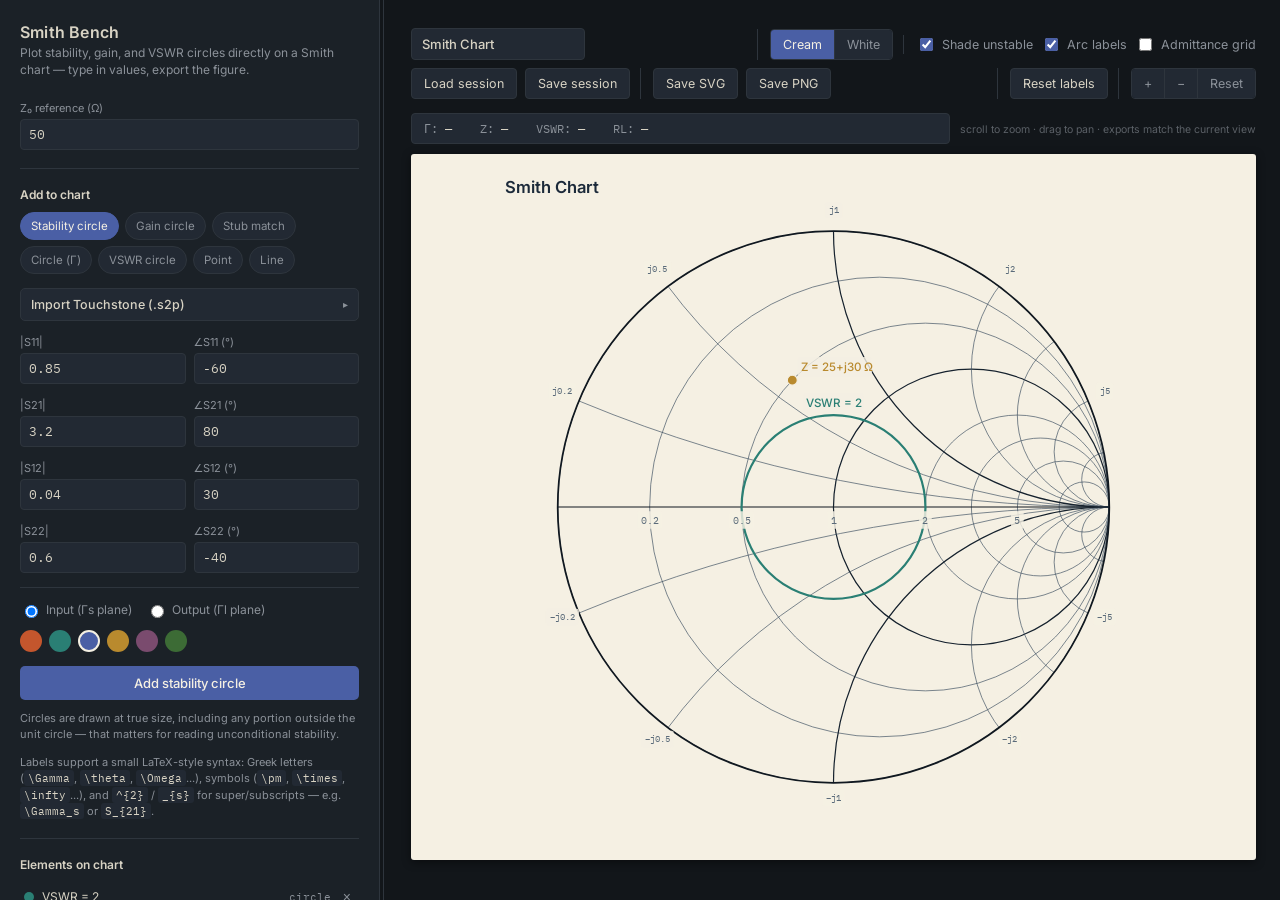
<file: tools/smith-bench.html>
<!DOCTYPE html>
<html lang="en">
<head>
<meta charset="UTF-8">
<title>Smith Bench</title>
<style>
@import url('https://fonts.googleapis.com/css2?family=Inter:wght@400;500;600&family=IBM+Plex+Mono:wght@400;500&display=swap');

:root{
  --app-bg:#12161A;
  --panel:#1B2127;
  --panel-raised:#222933;
  --divider:#2E353D;
  --text:#D8D3C4;
  --text-dim:#8B9199;
  --paper:#F5F0E3;
  --ink:#1C2A3A;
  --ink-strong:#101820;
  --label-ink:#5B6B7A;
  --focus:#4A5FA5;
}

*{box-sizing:border-box;}
html,body{margin:0;height:100%;overflow:hidden;background:var(--app-bg);font-family:'Inter',system-ui,sans-serif;color:var(--text);}

.app{display:flex;height:100vh;}

.sidebar{
  width:380px;min-width:280px;max-width:640px;flex-shrink:0;background:var(--panel);
  border-right:1px solid var(--divider);
  padding:22px 20px 40px;overflow-y:auto;
}

.resize-handle{
  width:7px;flex-shrink:0;cursor:col-resize;position:relative;background:transparent;
}
.resize-handle::before{
  content:'';position:absolute;left:3px;top:0;bottom:0;width:1px;background:var(--divider);
}
.resize-handle:hover::before, .resize-handle.dragging::before{background:var(--focus);width:2px;left:2.5px;}

.brand{margin-bottom:22px;}
.brand h1{font-size:16px;font-weight:600;margin:0 0 3px;letter-spacing:0.2px;}
.brand p{font-size:12px;color:var(--text-dim);margin:0;line-height:1.4;}

.edit-banner{
  display:flex;align-items:center;justify-content:space-between;gap:10px;
  background:#3A2F1C;border:1px solid #6B5323;border-radius:5px;
  padding:8px 10px;margin-bottom:18px;font-size:12px;color:#E8C878;
}
.edit-cancel{
  background:none;border:1px solid #6B5323;color:#E8C878;border-radius:4px;
  padding:3px 8px;font-size:11px;cursor:pointer;font-family:'Inter',sans-serif;flex-shrink:0;
}
.edit-cancel:hover{background:#4A3B22;}

.cursor-readout{
  width:100%;max-width:960px;font-family:'IBM Plex Mono',monospace;font-size:11.5px;
  color:var(--text-dim);background:var(--panel-raised);border:1px solid var(--divider);
  border-radius:4px;padding:7px 12px;margin-bottom:10px;
}
.cursor-readout b{color:var(--text);font-weight:500;}

.field-row{display:flex;gap:8px;margin-bottom:14px;}
.field{flex:1;}
.field label{display:block;font-size:11px;color:var(--text-dim);margin-bottom:4px;}
.field input, .field select{
  width:100%;background:var(--panel-raised);border:1px solid var(--divider);
  color:var(--text);border-radius:4px;padding:6px 8px;font-size:13px;
  font-family:'IBM Plex Mono',monospace;
}
.field input:focus, .field select:focus{outline:none;border-color:var(--focus);}

hr.div{border:none;border-top:1px solid var(--divider);margin:18px 0;}

.section-title{font-size:12px;font-weight:600;color:var(--text);margin:0 0 10px;}

.tabs{display:flex;flex-wrap:wrap;gap:6px;margin-bottom:14px;}
.tab{
  background:var(--panel-raised);border:1px solid var(--divider);color:var(--text-dim);
  font-size:11.5px;padding:6px 10px;border-radius:20px;cursor:pointer;font-family:'Inter',sans-serif;
}
.tab.active{background:var(--focus);border-color:var(--focus);color:#F5F0E3;}

.form-panel{display:none;}
.form-panel.active{display:block;}

.radio-row{display:flex;gap:14px;margin-bottom:12px;font-size:12px;}
.radio-row label{display:flex;align-items:center;gap:5px;color:var(--text-dim);cursor:pointer;}

.swatches{display:flex;gap:7px;margin-bottom:14px;}
.swatch{width:22px;height:22px;border-radius:50%;cursor:pointer;border:2px solid transparent;}
.swatch.selected{border-color:#F5F0E3;}

.btn{
  width:100%;background:var(--focus);color:#F5F0E3;border:none;border-radius:5px;
  padding:9px 10px;font-size:13px;font-weight:500;cursor:pointer;font-family:'Inter',sans-serif;
}
.btn:hover{filter:brightness(1.08);}
.btn.secondary{background:var(--panel-raised);border:1px solid var(--divider);color:var(--text);}

.readout{
  margin-top:10px;font-size:11.5px;color:var(--text-dim);font-family:'IBM Plex Mono',monospace;
  background:var(--panel-raised);border:1px solid var(--divider);border-radius:4px;padding:8px 10px;line-height:1.6;
  display:none;
}
.readout.show{display:block;}
.readout.warn{background:#3A2320;border-color:#7A3B32;color:#E8A898;}

.note{font-size:11px;color:var(--text-dim);line-height:1.5;margin-top:10px;}
.note code{font-family:'IBM Plex Mono',monospace;background:var(--panel-raised);border-radius:3px;padding:1px 4px;color:var(--text);}

.item-list{margin-top:6px;}
.item-row{
  display:flex;align-items:center;gap:8px;padding:6px 4px;border-bottom:1px solid var(--divider);font-size:12px;
  cursor:pointer;border-radius:4px;
}
.item-row:hover{background:var(--panel-raised);}
.item-row.editing{background:#3A2F1C;}
.item-dot{width:10px;height:10px;border-radius:50%;flex-shrink:0;}
.item-label{flex:1;color:var(--text);overflow:hidden;text-overflow:ellipsis;white-space:nowrap;}
.item-meta{color:var(--text-dim);font-size:10.5px;font-family:'IBM Plex Mono',monospace;}
.item-del{background:none;border:none;color:var(--text-dim);cursor:pointer;font-size:14px;line-height:1;padding:2px 4px;}
.item-del:hover{color:#C4562D;}

.canvas-wrap{flex:1;display:flex;flex-direction:column;align-items:center;padding:28px 24px 40px;overflow:auto;}
.toolbar{width:100%;max-width:960px;display:flex;gap:10px;align-items:center;margin-bottom:8px;flex-wrap:wrap;}
.toolbar-group{display:flex;align-items:center;gap:8px;padding-left:12px;border-left:1px solid var(--divider);}
.toolbar-group:first-child{padding-left:0;border-left:none;}
.toolbar input{
  background:var(--panel-raised);border:1px solid var(--divider);color:var(--text);
  border-radius:4px;padding:7px 10px;font-size:13px;font-family:'Inter',sans-serif;
}
.toolbar input#chartTitle{flex:1;min-width:160px;font-weight:500;}
.toolbar .spacer{flex:1;}
.toolbar-btn{
  background:var(--panel-raised);border:1px solid var(--divider);color:var(--text);
  border-radius:4px;padding:7px 12px;font-size:12.5px;cursor:pointer;font-family:'Inter',sans-serif;
}
.toolbar-btn:hover{border-color:var(--focus);}

.paper-toggle{display:flex;border:1px solid var(--divider);border-radius:4px;overflow:hidden;}
.paper-btn{
  background:var(--panel-raised);border:none;color:var(--text-dim);
  padding:7px 12px;font-size:12.5px;cursor:pointer;font-family:'Inter',sans-serif;
}
.paper-btn + .paper-btn{border-left:1px solid var(--divider);}
.paper-btn.active{background:var(--focus);color:#F5F0E3;}

.shade-toggle{
  display:flex;align-items:center;gap:6px;font-size:12.5px;color:var(--text-dim);
  font-family:'Inter',sans-serif;cursor:pointer;user-select:none;
}
.shade-toggle input{accent-color:var(--focus);cursor:pointer;}

.collapsible{
  border:1px solid var(--divider);border-radius:5px;margin-bottom:14px;overflow:hidden;background:var(--panel-raised);
}
.collapsible summary{
  padding:8px 10px;font-size:12.5px;font-weight:500;color:var(--text);cursor:pointer;
  list-style:none;display:flex;align-items:center;justify-content:space-between;user-select:none;
}
.collapsible summary::-webkit-details-marker{display:none;}
.collapsible summary::after{content:'▸';color:var(--text-dim);font-size:10px;transition:transform 0.15s;}
.collapsible[open] summary::after{transform:rotate(90deg);}
.collapsible summary:hover{background:rgba(255,255,255,0.03);}
.collapsible-body{padding:2px 10px 10px;border-top:1px solid var(--divider);}
.collapsible-body .field-row:first-child{margin-top:10px;}

svg#chart{width:100%;max-width:960px;max-height:82vh;height:auto;background:var(--paper);border-radius:3px;box-shadow:0 2px 10px rgba(0,0,0,.45);cursor:grab;touch-action:none;}
svg#chart:active{cursor:grabbing;}
.readout-row{width:100%;max-width:960px;display:flex;align-items:baseline;gap:10px;margin-bottom:10px;flex-wrap:wrap;}
.readout-row .cursor-readout{margin-bottom:0;flex:1;min-width:220px;}
.zoom-hint{color:var(--text-dim);opacity:0.6;font-size:10.5px;white-space:nowrap;}

@media (max-width:820px){
  html,body{overflow:auto;height:auto;}
  .app{flex-direction:column;height:auto;}
  .sidebar{width:100% !important;border-right:none;border-bottom:1px solid var(--divider);overflow-y:visible;max-height:none;}
  .resize-handle{display:none;}
}
</style>
</head>
<body>
<div class="app">

  <aside class="sidebar">
    <div class="brand">
      <h1>Smith Bench</h1>
      <p>Plot stability, gain, and VSWR circles directly on a Smith chart — type in values, export the figure.</p>
    </div>

    <div class="edit-banner" id="editBanner" style="display:none;">
      <span id="editBannerText">Editing item</span>
      <button class="edit-cancel" onclick="endEdit(); renderAll();">Cancel</button>
    </div>

    <div class="field-row">
      <div class="field">
        <label>Z₀ reference (Ω)</label>
        <input type="number" id="z0" value="50" step="1">
      </div>
    </div>

    <hr class="div">
    <p class="section-title">Add to chart</p>

    <div class="tabs">
      <div class="tab active" data-mode="stability">Stability circle</div>
      <div class="tab" data-mode="gain">Gain circle</div>
      <div class="tab" data-mode="stub">Stub match</div>
      <div class="tab" data-mode="circle">Circle (Γ)</div>
      <div class="tab" data-mode="vswr">VSWR circle</div>
      <div class="tab" data-mode="point">Point</div>
      <div class="tab" data-mode="line">Line</div>
    </div>

    <!-- SHARED S-PARAMETERS (stability + gain circles both read from these) -->
    <div id="sparamBlock">
      <details class="collapsible">
        <summary>Import Touchstone (.s2p)</summary>
        <div class="collapsible-body">
          <div class="field-row" style="align-items:flex-end;">
            <div class="field">
              <label>Choose file</label>
              <input type="file" id="s2pFile" accept=".s2p,.S2P,.txt">
            </div>
          </div>
          <div class="field-row" id="s2pFreqRow" style="display:none;">
            <div class="field">
              <label>Frequency point</label>
              <select id="s2pFreqSelect"></select>
            </div>
          </div>
          <button class="btn secondary" id="s2pLoadBtn" style="display:none;margin-bottom:6px;" onclick="loadS2pPoint()">Load into fields below</button>
          <p class="note" id="s2pStatus" style="display:none;margin-top:0;"></p>
        </div>
      </details>
      <div class="field-row">
        <div class="field"><label>|S11|</label><input type="number" id="s11m" value="0.85" step="0.01"></div>
        <div class="field"><label>∠S11 (°)</label><input type="number" id="s11a" value="-60" step="1"></div>
      </div>
      <div class="field-row">
        <div class="field"><label>|S21|</label><input type="number" id="s21m" value="3.2" step="0.01"></div>
        <div class="field"><label>∠S21 (°)</label><input type="number" id="s21a" value="80" step="1"></div>
      </div>
      <div class="field-row">
        <div class="field"><label>|S12|</label><input type="number" id="s12m" value="0.04" step="0.01"></div>
        <div class="field"><label>∠S12 (°)</label><input type="number" id="s12a" value="30" step="1"></div>
      </div>
      <div class="field-row">
        <div class="field"><label>|S22|</label><input type="number" id="s22m" value="0.6" step="0.01"></div>
        <div class="field"><label>∠S22 (°)</label><input type="number" id="s22a" value="-40" step="1"></div>
      </div>
      <hr class="div" style="margin:14px 0;">
    </div>

    <!-- STABILITY -->
    <div class="form-panel active" id="panel-stability">
      <div class="radio-row">
        <label><input type="radio" name="scPort" value="input" checked> Input (Γs plane)</label>
        <label><input type="radio" name="scPort" value="output"> Output (Γl plane)</label>
      </div>
      <div class="swatches" id="swatches-stability"></div>
      <button class="btn" id="btn-stability" onclick="addStability()">Add stability circle</button>
      <div class="readout" id="stabilityReadout"></div>
    </div>

    <!-- GAIN -->
    <div class="form-panel" id="panel-gain">
      <div class="radio-row">
        <label><input type="radio" name="gainKind" value="op" checked> Operating (Γl plane)</label>
        <label><input type="radio" name="gainKind" value="avail" disabled title="Coming soon"> Available (Γs plane)</label>
      </div>
      <div class="field-row">
        <div class="field"><label>Target gain (dB)</label><input type="number" id="gainDb" value="12" step="0.5"></div>
        <div class="field"><label>Label</label><input type="text" id="gainLabel" placeholder="defaults to '12 dB'"></div>
      </div>
      <div class="swatches" id="swatches-gain"></div>
      <button class="btn" id="btn-gain" onclick="addGainCircle()">Add gain circle</button>
      <div class="readout" id="gainReadout"></div>
      <hr class="div" style="margin:14px 0;">
      <button class="btn secondary" onclick="addConjugateMatch()">Add match points (Γ<sub>ms</sub>, Γ<sub>ml</sub>)</button>
    </div>

    <!-- STUB MATCH -->
    <div class="form-panel" id="panel-stub">
      <div class="field-row">
        <div class="field" style="flex:1 1 100%;">
          <label>Γ_L source (pick a circle on the chart)</label>
          <select id="stubCircleSelect"></select>
        </div>
      </div>
      <div class="radio-row">
        <label><input type="radio" name="stubMode" value="auto" checked> Closest point to origin</label>
        <label><input type="radio" name="stubMode" value="manual"> Manual angle on circle</label>
      </div>
      <div id="stub-manual-fields" class="field-row" style="display:none;">
        <div class="field"><label>Angle on circle (°)</label><input type="number" id="stubAngle" value="0" step="1"></div>
      </div>
      <p class="note" style="margin-top:0;">Γ_L is picked from the operating gain circle you choose; Γ_S is then computed analytically from the input match condition, Γ_S = (S<sub>11</sub> + S<sub>12</sub>S<sub>21</sub>Γ_L/(1&#8722;S<sub>22</sub>Γ_L))*.</p>

      <details class="collapsible" open>
        <summary>Physical lengths (mm)</summary>
        <div class="collapsible-body">
          <div class="field-row">
            <div class="field"><label>Frequency (GHz)</label><input type="number" id="stubFreq" value="2.4" step="0.1"></div>
            <div class="field"><label>Dielectric constant (ε<sub>r</sub>)</label><input type="number" id="stubEpsR" value="4.4" step="0.05"></div>
          </div>
          <div class="field-row">
            <div class="field"><label>Board thickness (mm)</label><input type="number" id="stubHeight" value="1.6" step="0.05"></div>
          </div>
          <p class="note" style="margin:0;">Synthesizes the microstrip trace width (Hammerstad's equations) from Z<sub>0</sub> (the reference field at the top of the sidebar), ε<sub>r</sub>, and thickness, then converts every electrical length below into physical mm alongside it.</p>
        </div>
      </details>

      <button class="btn" onclick="computeStubMatch()">Compute Γ_L, Γ_S, and stub solutions</button>
      <div class="readout" id="stubReadout"></div>
    </div>

    <!-- CIRCLE -->
    <div class="form-panel" id="panel-circle">
      <div class="radio-row">
        <label><input type="radio" name="circMode" value="rect" checked> Center Re/Im</label>
        <label><input type="radio" name="circMode" value="polar"> Center mag ∠ angle</label>
      </div>
      <div id="circ-rect-fields" class="field-row">
        <div class="field"><label>Center Re(Γ)</label><input type="number" id="circRe" value="0.3" step="0.01"></div>
        <div class="field"><label>Center Im(Γ)</label><input type="number" id="circIm" value="0.2" step="0.01"></div>
      </div>
      <div id="circ-polar-fields" class="field-row" style="display:none;">
        <div class="field"><label>Center |Γ|</label><input type="number" id="circMag" value="0.36" step="0.01"></div>
        <div class="field"><label>Center ∠ (°)</label><input type="number" id="circAng" value="34" step="1"></div>
      </div>
      <div class="field-row">
        <div class="field"><label>Radius</label><input type="number" id="circR" value="0.4" step="0.01"></div>
        <div class="field"><label>Label</label><input type="text" id="circLabel" placeholder="e.g. G_a = 12 dB"></div>
      </div>
      <div class="swatches" id="swatches-circle"></div>
      <button class="btn" id="btn-circle" onclick="addCircle()">Add circle</button>
    </div>

    <!-- VSWR -->
    <div class="form-panel" id="panel-vswr">
      <div class="field-row">
        <div class="field"><label>VSWR</label><input type="number" id="vswrVal" value="2.0" step="0.1" min="1"></div>
      </div>
      <div class="swatches" id="swatches-vswr"></div>
      <button class="btn" id="btn-vswr" onclick="addVSWR()">Add VSWR circle</button>
    </div>

    <!-- POINT -->
    <div class="form-panel" id="panel-point">
      <div class="radio-row">
        <label><input type="radio" name="ptMode" value="gamma" checked> Γ (mag ∠ angle)</label>
        <label><input type="radio" name="ptMode" value="z"> Z (R + jX)</label>
      </div>
      <div id="pt-gamma-fields" class="field-row">
        <div class="field"><label>|Γ|</label><input type="number" id="ptMag" value="0.5" step="0.01"></div>
        <div class="field"><label>∠Γ (°)</label><input type="number" id="ptAng" value="45" step="1"></div>
      </div>
      <div id="pt-z-fields" class="field-row" style="display:none;">
        <div class="field"><label>R (Ω)</label><input type="number" id="ptR" value="25" step="1"></div>
        <div class="field"><label>X (Ω)</label><input type="number" id="ptX" value="30" step="1"></div>
      </div>
      <div class="field-row">
        <div class="field"><label>Label</label><input type="text" id="ptLabel" placeholder="e.g. Z_{in}"></div>
      </div>
      <div class="swatches" id="swatches-point"></div>
      <button class="btn" id="btn-point" onclick="addPoint()">Add point</button>
    </div>

    <!-- LINE -->
    <div class="form-panel" id="panel-line">
      <div class="field-row">
        <div class="field"><label>Start Re(Γ)</label><input type="number" id="lnRe1" value="0" step="0.01"></div>
        <div class="field"><label>Start Im(Γ)</label><input type="number" id="lnIm1" value="0" step="0.01"></div>
      </div>
      <div class="field-row">
        <div class="field"><label>End Re(Γ)</label><input type="number" id="lnRe2" value="0.6" step="0.01"></div>
        <div class="field"><label>End Im(Γ)</label><input type="number" id="lnIm2" value="0.3" step="0.01"></div>
      </div>
      <div class="field-row">
        <div class="field"><label>Label</label><input type="text" id="lnLabel" placeholder="optional"></div>
      </div>
      <div class="swatches" id="swatches-line"></div>
      <button class="btn" id="btn-line" onclick="addLine()">Add line</button>
    </div>

    <p class="note">Circles are drawn at true size, including any portion outside the unit circle — that matters for reading unconditional stability.</p>
    <p class="note">Labels support a small LaTeX-style syntax: Greek letters (<code>\Gamma</code>, <code>\theta</code>, <code>\Omega</code>...), symbols (<code>\pm</code>, <code>\times</code>, <code>\infty</code>...), and <code>^{2}</code> / <code>_{s}</code> for super/subscripts — e.g. <code>\Gamma_s</code> or <code>S_{21}</code>.</p>

    <hr class="div">
    <p class="section-title">Elements on chart</p>
    <div class="item-list" id="itemList"></div>
    <button class="btn secondary" style="margin-top:10px;" onclick="clearAll()">Clear all</button>
  </aside>

  <div class="resize-handle" id="resizeHandle" title="Drag to resize"></div>

  <main class="canvas-wrap">
    <div class="toolbar">
      <input type="text" id="chartTitle" value="Smith Chart">
      <div class="spacer"></div>
      <div class="toolbar-group">
        <div class="paper-toggle">
          <button class="paper-btn active" id="paperCream" onclick="setPaperColor('#F5F0E3')">Cream</button>
          <button class="paper-btn" id="paperWhite" onclick="setPaperColor('#FFFFFF')">White</button>
        </div>
      </div>
      <div class="toolbar-group">
        <label class="shade-toggle"><input type="checkbox" id="shadeToggle" checked onchange="renderAll()"> Shade unstable</label>
        <label class="shade-toggle"><input type="checkbox" id="arcLabelToggle" checked onchange="renderAll()"> Arc labels</label>
        <label class="shade-toggle"><input type="checkbox" id="admittanceToggle" onchange="onAdmittanceToggle()"> Admittance grid</label>
      </div>
    </div>
    <div class="toolbar" style="margin-bottom:14px;">
      <div class="toolbar-group">
        <input type="file" id="sessionFile" accept=".json" style="display:none;">
        <button class="toolbar-btn" onclick="document.getElementById('sessionFile').click()">Load session</button>
        <button class="toolbar-btn" onclick="exportSession()">Save session</button>
      </div>
      <div class="toolbar-group">
        <button class="toolbar-btn" onclick="exportSVG()">Save SVG</button>
        <button class="toolbar-btn" onclick="exportPNG()">Save PNG</button>
      </div>
      <div class="spacer"></div>
      <div class="toolbar-group">
        <button class="toolbar-btn" onclick="resetLabelPositions()" title="Undo manual label drags">Reset labels</button>
      </div>
      <div class="toolbar-group">
        <div class="paper-toggle">
          <button class="paper-btn" onclick="zoomStep(1/1.4)" title="Zoom in">+</button>
          <button class="paper-btn" onclick="zoomStep(1.4)" title="Zoom out">−</button>
          <button class="paper-btn" onclick="resetZoom()" title="Reset zoom">Reset</button>
        </div>
      </div>
    </div>
    <div class="readout-row">
      <div class="cursor-readout" id="cursorReadout">Γ: <b>—</b> &nbsp;&nbsp; Z: <b>—</b> &nbsp;&nbsp; VSWR: <b>—</b> &nbsp;&nbsp; RL: <b>—</b></div>
      <span class="zoom-hint">scroll to zoom &middot; drag to pan &middot; exports match the current view</span>
    </div>
    <svg id="chart" viewBox="0 0 640 640" xmlns="http://www.w3.org/2000/svg">
      <defs>
        <clipPath id="unitClip"><circle cx="320" cy="320" r="250"/></clipPath>
        <pattern id="hatchPattern" width="8" height="8" patternTransform="rotate(45)" patternUnits="userSpaceOnUse">
          <rect width="8" height="8" fill="#B23A2E" opacity="0.08"/>
          <line x1="0" y1="0" x2="0" y2="8" stroke="#B23A2E" stroke-width="1.6" opacity="0.45"/>
        </pattern>
        <marker id="arrow0" viewBox="0 0 10 10" refX="7" refY="5" markerWidth="6" markerHeight="6" orient="auto"><path d="M0,0 L10,5 L0,10 Z" fill="#C4562D"/></marker>
        <marker id="arrow1" viewBox="0 0 10 10" refX="7" refY="5" markerWidth="6" markerHeight="6" orient="auto"><path d="M0,0 L10,5 L0,10 Z" fill="#2A7F74"/></marker>
        <marker id="arrow2" viewBox="0 0 10 10" refX="7" refY="5" markerWidth="6" markerHeight="6" orient="auto"><path d="M0,0 L10,5 L0,10 Z" fill="#4A5FA5"/></marker>
        <marker id="arrow3" viewBox="0 0 10 10" refX="7" refY="5" markerWidth="6" markerHeight="6" orient="auto"><path d="M0,0 L10,5 L0,10 Z" fill="#B98A2E"/></marker>
        <marker id="arrow4" viewBox="0 0 10 10" refX="7" refY="5" markerWidth="6" markerHeight="6" orient="auto"><path d="M0,0 L10,5 L0,10 Z" fill="#7A4B6E"/></marker>
        <marker id="arrow5" viewBox="0 0 10 10" refX="7" refY="5" markerWidth="6" markerHeight="6" orient="auto"><path d="M0,0 L10,5 L0,10 Z" fill="#3C6B35"/></marker>
      </defs>
      <rect x="0" y="0" width="640" height="640" fill="var(--paper)" id="bgRect"/>
      <g id="shadeLayer"></g>
      <text id="svgTitle" x="26" y="34" font-family="Inter, sans-serif" font-size="15" font-weight="600" fill="#1C2A3A">Smith Chart</text>
      <g id="gridLayer"></g>
      <g id="userLayer"></g>
      <g id="labelLayer">
        <g id="gridLabels"></g>
        <g id="userLabels"></g>
      </g>
    </svg>
  </main>

</div>

<script>
const NS = "http://www.w3.org/2000/svg";
const CX = 320, CY = 320, R = 250;
const PALETTE = ['#C4562D','#2A7F74','#4A5FA5','#B98A2E','#7A4B6E','#3C6B35'];
let colorIdx = 0;
let currentPaper = '#F5F0E3';
let viewBox = {x:0, y:0, w:640, h:640};
let labelOffsets = {}; // itemId -> {dx,dy}, manual nudges applied on top of auto-placement

function svgPointFromEvent(svg, evt){
  const pt = svg.createSVGPoint();
  pt.x = evt.clientX; pt.y = evt.clientY;
  const ctm = svg.getScreenCTM();
  if (!ctm) return {x:0, y:0};
  return pt.matrixTransform(ctm.inverse());
}

// makes a label's wrapper group draggable; stopPropagation keeps this from also triggering
// the chart's own pan-on-drag handler
function wireLabelDrag(wrapper, id){
  wrapper.style.cursor = 'grab';
  wrapper.addEventListener('mousedown', function(evt){
    evt.stopPropagation();
    evt.preventDefault();
    const svg = document.getElementById('chart');
    const startOffset = Object.assign({dx:0, dy:0}, labelOffsets[id]);
    const startPt = svgPointFromEvent(svg, evt);
    wrapper.style.cursor = 'grabbing';
    function onMove(e){
      const curPt = svgPointFromEvent(svg, e);
      const dx = startOffset.dx + (curPt.x - startPt.x);
      const dy = startOffset.dy + (curPt.y - startPt.y);
      wrapper.setAttribute('transform', `translate(${dx},${dy})`);
      labelOffsets[id] = {dx, dy};
    }
    function onUp(){
      wrapper.style.cursor = 'grab';
      window.removeEventListener('mousemove', onMove);
      window.removeEventListener('mouseup', onUp);
    }
    window.addEventListener('mousemove', onMove);
    window.addEventListener('mouseup', onUp);
  });
}

function setPaperColor(color){
  currentPaper = color;
  document.documentElement.style.setProperty('--paper', color);
  document.getElementById('bgRect').setAttribute('fill', color);
  document.getElementById('paperCream').classList.toggle('active', color === '#F5F0E3');
  document.getElementById('paperWhite').classList.toggle('active', color === '#FFFFFF');
  renderAll(); // label backings and point rings need to be redrawn in the new color
}
let items = [];
let itemSeq = 0;
let editingId = null;
let editingSourceType = null;

// ---------- complex math ----------
const cAdd = (a,b)=>({re:a.re+b.re, im:a.im+b.im});
const cSub = (a,b)=>({re:a.re-b.re, im:a.im-b.im});
const cMul = (a,b)=>({re:a.re*b.re - a.im*b.im, im:a.re*b.im + a.im*b.re});
const cDiv = (a,b)=>{ const d = b.re*b.re + b.im*b.im; return {re:(a.re*b.re + a.im*b.im)/d, im:(a.im*b.re - a.re*b.im)/d}; };
const cConj = (a)=>({re:a.re, im:-a.im});
const cAbs = (a)=>Math.sqrt(a.re*a.re + a.im*a.im);
const polar = (mag, angDeg)=>{ const r = angDeg*Math.PI/180; return {re: mag*Math.cos(r), im: mag*Math.sin(r)}; };

function zToGamma(re, im){
  const z = {re, im};
  return cDiv(cSub(z,{re:1,im:0}), cAdd(z,{re:1,im:0}));
}

function gammaToZ(g){
  return cDiv(cAdd({re:1,im:0}, g), cSub({re:1,im:0}, g));
}

// ---------- coordinate mapping ----------
function toSvg(re, im){ return {x: CX + re*R, y: CY - im*R}; }

// builds the SVG path for the constant-|\u0393| rotation arc a single-stub design sweeps
// through: starting at gammaTarget and rotating "toward the generator" (clockwise, since
// \u0393(d) = \u0393_target\u00b7e^(-j4\u03c0d)) by d wavelengths. Returns the path's d-string plus the
// endpoint (so a marker/label can be placed there).
function arcPathD(gammaTarget, d){
  const radius = cAbs(gammaTarget);
  const startAngle = Math.atan2(gammaTarget.im, gammaTarget.re);
  const sweep = 4*Math.PI*d; // radians, always in [0, 2\u03c0) since d in [0, 0.5)
  const endAngle = startAngle - sweep;
  const startPt = toSvg(radius*Math.cos(startAngle), radius*Math.sin(startAngle));
  const endPt = toSvg(radius*Math.cos(endAngle), radius*Math.sin(endAngle));
  const rSvg = radius*R;
  const largeArc = sweep > Math.PI ? 1 : 0;
  const d_str = `M ${startPt.x} ${startPt.y} A ${rSvg} ${rSvg} 0 ${largeArc} 1 ${endPt.x} ${endPt.y}`;
  const midAngle = startAngle - sweep/2;
  const midPt = toSvg(radius*Math.cos(midAngle), radius*Math.sin(midAngle));
  return {d: d_str, startPt, endPt, midPt, endGamma: {re: radius*Math.cos(endAngle), im: radius*Math.sin(endAngle)}};
}

// generic helper: given a circle's SVG center and three SVG points known to lie on it
// (start, a sample point known to be ON the desired arc, and end), determines the correct
// SVG arc sweep-flag/large-arc-flag so the drawn arc actually passes through the sample
// point rather than going the "wrong way" around the circle
function threePointArcFlags(svgCenter, svgP1, svgPmid, svgP2){
  const norm = a => ((a % (2*Math.PI)) + 2*Math.PI) % (2*Math.PI);
  const angle = p => Math.atan2(p.y - svgCenter.y, p.x - svgCenter.x);
  const A1 = norm(angle(svgP1)), AM = norm(angle(svgPmid)), A2 = norm(angle(svgP2));
  let sweepFwd = A2 - A1; if (sweepFwd < 0) sweepFwd += 2*Math.PI;
  let deltaMid = AM - A1; if (deltaMid < 0) deltaMid += 2*Math.PI;
  if (deltaMid <= sweepFwd + 1e-9){
    return {sweepFlag: 1, largeArc: sweepFwd > Math.PI ? 1 : 0};
  }
  const sweepBack = 2*Math.PI - sweepFwd;
  return {sweepFlag: 0, largeArc: sweepBack > Math.PI ? 1 : 0};
}

// a point on the r=1 constant-resistance circle, parametrized by reactance x (z=1+jx).
// This circle passes through the origin (x=0) and through \u0393=+1 (x=\u00b1\u221e).
function r1CirclePoint(x){
  return cDiv({re:0, im:x}, {re:2, im:x});
}

// the susceptance-cancelling move: adding a shunt stub's susceptance moves the point along
// a constant-conductance circle. In the mirrored/admittance-point convention (plotting -\u0393
// so the impedance grid can be read directly as g,b), that circle IS the r=1 circle we
// already draw \u2014 so this just walks it from x=B (the leftover susceptance) to x=0 (matched).
function r1ArcPathD(x){
  if (Math.abs(x) < 1e-9) return null; // already matched, nothing to draw
  const center = {re:0.5, im:0};
  const svgCenter = toSvg(center.re, center.im);
  const P1 = r1CirclePoint(x), P2 = {re:0, im:0}, Pmid = r1CirclePoint(x/2);
  const svgP1 = toSvg(P1.re, P1.im), svgP2 = toSvg(P2.re, P2.im), svgPmid = toSvg(Pmid.re, Pmid.im);
  const flags = threePointArcFlags(svgCenter, svgP1, svgPmid, svgP2);
  const rSvg = 0.5*R;
  const d_str = `M ${svgP1.x} ${svgP1.y} A ${rSvg} ${rSvg} 0 ${flags.largeArc} ${flags.sweepFlag} ${svgP2.x} ${svgP2.y}`;
  return {d: d_str, startPt: svgP1, endPt: svgP2, midPt: svgPmid};
}

// ---------- unstable-region shading ----------
// A stability circle's boundary is where |\u0393in|=1 (output circle, \u0393L-plane) or |\u0393out|=1
// (input circle, \u0393S-plane). Testing the origin tells us which side of the circle is stable:
// at \u0393L=0, \u0393in=S11, so the origin is stable iff |S11|<1; at \u0393S=0, \u0393out=S22, so the
// origin is stable iff |S22|<1. Comparing that to whether the origin is geometrically inside
// or outside the drawn circle tells us which region (inside/outside) to shade as unstable.
function circlePathD(cx, cy, r){
  return `M ${cx-r} ${cy} A ${r} ${r} 0 1 0 ${cx+r} ${cy} A ${r} ${r} 0 1 0 ${cx-r} ${cy} Z`;
}

function renderStabilityShading(){
  const layer = document.getElementById('shadeLayer');
  layer.innerHTML = '';
  const toggle = document.getElementById('shadeToggle');
  if (!toggle || !toggle.checked) return;

  items.forEach(it=>{
    if (it.sourceType !== 'stability' || !it.params) return;
    const p = it.params;
    const isOriginStable = (p.port === 'input') ? (p.s22m < 1) : (p.s11m < 1);

    const c = toSvg(it.center.re, it.center.im);
    const rad = it.radius * R;
    const distFromOrigin = Math.hypot(c.x - CX, c.y - CY);
    const isOriginInsideCircle = distFromOrigin < rad;
    const unstableIsInside = isOriginInsideCircle ? !isOriginStable : isOriginStable;

    if (unstableIsInside){
      // unstable region = inside the stability circle, clipped to the chart
      const el = document.createElementNS(NS,'circle');
      el.setAttribute('cx', c.x); el.setAttribute('cy', c.y); el.setAttribute('r', rad);
      el.setAttribute('fill', 'url(#hatchPattern)');
      el.setAttribute('clip-path', 'url(#unitClip)');
      layer.appendChild(el);
    } else {
      // unstable region = chart area minus the stability circle. The evenodd path alone
      // computes the symmetric difference of the two disks, not a true subtraction \u2014 when
      // the stability circle is much larger than the chart, that symmetric difference leaks
      // out to cover almost the whole canvas. The clip-path is what actually bounds it to
      // the chart, restoring the correct "chart area minus circle" result.
      const el = document.createElementNS(NS,'path');
      el.setAttribute('d', circlePathD(CX, CY, R) + ' ' + circlePathD(c.x, c.y, rad));
      el.setAttribute('fill-rule', 'evenodd');
      el.setAttribute('fill', 'url(#hatchPattern)');
      el.setAttribute('clip-path', 'url(#unitClip)');
      layer.appendChild(el);
    }
  });
}

// ---------- grid ----------
// grid density gets finer as you zoom in, so zooming reveals more resolution instead of
// just magnifying the same handful of circles. Tier is chosen from the current viewBox size.
const GRID_TIERS = [
  { // 0: full view
    r: [0, 0.2, 0.5, 1, 2, 3, 5, 10],
    x: [0.2, 0.5, 1, 2, 3, 5, 10],
    rLabels: [0.2, 0.5, 1, 2, 5],
    xLabels: [0.2, 0.5, 1, 2, 5]
  },
  { // 1: moderate zoom
    r: [0, 0.1, 0.2, 0.3, 0.4, 0.5, 0.7, 1, 1.5, 2, 3, 4, 5, 7, 10],
    x: [0.1, 0.2, 0.3, 0.4, 0.5, 0.7, 1, 1.5, 2, 3, 4, 5, 7, 10],
    rLabels: [0.1, 0.2, 0.5, 1, 2, 5, 10],
    xLabels: [0.1, 0.2, 0.5, 1, 2, 5, 10]
  },
  { // 2: fine zoom
    r: [0, 0.05, 0.1, 0.15, 0.2, 0.3, 0.4, 0.5, 0.6, 0.7, 0.8, 0.9, 1, 1.2, 1.5, 1.8, 2, 2.5, 3, 4, 5, 7, 10, 15, 20],
    x: [0.05, 0.1, 0.15, 0.2, 0.3, 0.4, 0.5, 0.6, 0.7, 0.8, 0.9, 1, 1.2, 1.5, 1.8, 2, 2.5, 3, 4, 5, 7, 10, 15, 20],
    rLabels: [0.05, 0.1, 0.2, 0.5, 1, 2, 5, 10, 20],
    xLabels: [0.05, 0.1, 0.2, 0.5, 1, 2, 5, 10, 20]
  },
  { // 3: very fine zoom (near a specific point)
    r: [0, 0.02, 0.05, 0.1, 0.15, 0.2, 0.25, 0.3, 0.35, 0.4, 0.45, 0.5, 0.6, 0.7, 0.8, 0.9, 1, 1.1, 1.2, 1.3, 1.4, 1.5, 1.7, 2, 2.5, 3, 4, 5, 7, 10, 15, 20, 30],
    x: [0.02, 0.05, 0.1, 0.15, 0.2, 0.25, 0.3, 0.35, 0.4, 0.45, 0.5, 0.6, 0.7, 0.8, 0.9, 1, 1.1, 1.2, 1.3, 1.4, 1.5, 1.7, 2, 2.5, 3, 4, 5, 7, 10, 15, 20, 30],
    rLabels: [0.05, 0.1, 0.2, 0.5, 1, 2, 5, 10, 20],
    xLabels: [0.05, 0.1, 0.2, 0.5, 1, 2, 5, 10, 20]
  }
];

function gridTierForZoom(){
  if (viewBox.w > 400) return 0;
  if (viewBox.w > 180) return 1;
  if (viewBox.w > 70) return 2;
  return 3;
}

let builtGridTier = -1;

function buildGrid(tier){
  if (tier === undefined) tier = 0;
  builtGridTier = tier;
  const cfg = GRID_TIERS[tier];
  const g = document.getElementById('gridLayer');
  g.innerHTML = '';

  const rVals = cfg.r;
  const xVals = cfg.x;
  const showAdmittance = document.getElementById('admittanceToggle') && document.getElementById('admittanceToggle').checked;
  const admColor = '#4E7A8C';

  rVals.forEach(rv=>{
    const centerRe = rv/(rv+1);
    const rad = 1/(rv+1);
    const c = document.createElementNS(NS,'circle');
    c.setAttribute('cx', CX + centerRe*R);
    c.setAttribute('cy', CY);
    c.setAttribute('r', rad*R);
    c.setAttribute('fill','none');
    c.setAttribute('stroke', rv===1 ? '#16222E' : '#3A4C5E');
    c.setAttribute('stroke-width', rv===1 ? 1.1 : 0.6);
    c.setAttribute('clip-path','url(#unitClip)');
    g.appendChild(c);

    if (showAdmittance){
      // constant-conductance (g) circle: the constant-r circle mirrored through the origin
      // (z and y=1/z sit at diametrically opposite \u0393, same radius)
      const gc = document.createElementNS(NS,'circle');
      gc.setAttribute('cx', CX - centerRe*R);
      gc.setAttribute('cy', CY);
      gc.setAttribute('r', rad*R);
      gc.setAttribute('fill','none');
      gc.setAttribute('stroke', admColor);
      gc.setAttribute('stroke-width', rv===1 ? 1.0 : 0.55);
      gc.setAttribute('stroke-dasharray', rv===1 ? '4,3' : '3,3');
      gc.setAttribute('opacity', 0.75);
      gc.setAttribute('clip-path','url(#unitClip)');
      g.appendChild(gc);
    }
  });

  xVals.forEach(xv=>{
    [1,-1].forEach(sign=>{
      const xs = sign*xv;
      const centerIm = 1/xs;
      const rad = 1/Math.abs(xs);
      const c = document.createElementNS(NS,'circle');
      c.setAttribute('cx', CX + R);
      c.setAttribute('cy', CY - centerIm*R);
      c.setAttribute('r', rad*R);
      c.setAttribute('fill','none');
      c.setAttribute('stroke', xv===1 ? '#16222E' : '#3A4C5E');
      c.setAttribute('stroke-width', xv===1 ? 1.1 : 0.6);
      c.setAttribute('clip-path','url(#unitClip)');
      g.appendChild(c);

      if (showAdmittance){
        // constant-susceptance (b) circle: the constant-x circle mirrored through the origin
        const bc = document.createElementNS(NS,'circle');
        bc.setAttribute('cx', CX - R);
        bc.setAttribute('cy', CY + centerIm*R);
        bc.setAttribute('r', rad*R);
        bc.setAttribute('fill','none');
        bc.setAttribute('stroke', admColor);
        bc.setAttribute('stroke-width', xv===1 ? 1.0 : 0.55);
        bc.setAttribute('stroke-dasharray', xv===1 ? '4,3' : '3,3');
        bc.setAttribute('opacity', 0.75);
        bc.setAttribute('clip-path','url(#unitClip)');
        g.appendChild(bc);
      }
    });
  });

  // outer rim
  const rim = document.createElementNS(NS,'circle');
  rim.setAttribute('cx',CX); rim.setAttribute('cy',CY); rim.setAttribute('r',R);
  rim.setAttribute('fill','none'); rim.setAttribute('stroke','#101820'); rim.setAttribute('stroke-width',1.6);
  g.appendChild(rim);

  // spine (x=0 axis)
  const spine = document.createElementNS(NS,'line');
  spine.setAttribute('x1', CX-R); spine.setAttribute('y1', CY);
  spine.setAttribute('x2', CX+R); spine.setAttribute('y2', CY);
  spine.setAttribute('stroke','#101820'); spine.setAttribute('stroke-width',1.1);
  g.appendChild(spine);

  buildGridLabels(tier);
}

// tick label size and position depend on the CURRENT zoom (font-size scales with it, and
// placement clamps against the current viewBox), so unlike the grid circles above \u2014 which
// only need rebuilding when the tier's value-set actually changes \u2014 labels need refreshing
// on every zoom/pan tick to stay correctly sized and positioned, including returning cleanly
// to their original look when zooming back out.
function buildGridLabels(tier){
  if (tier === undefined) tier = builtGridTier >= 0 ? builtGridTier : 0;
  const cfg = GRID_TIERS[tier];
  const gridLabels = document.getElementById('gridLabels');
  gridLabels.innerHTML = '';

  // r-axis labels
  cfg.rLabels.forEach(rv=>{
    const p = toSvg(zToGamma(rv,0).re, 0);
    addLabel(gridLabels, p.x, CY+15, String(rv), '#5B6B7A', {fontSize:9, mono:true, weight:400});
  });

  // rim x-labels
  cfg.xLabels.forEach(xv=>{
    [1,-1].forEach(sign=>{
      const gm = zToGamma(0, sign*xv);
      const p = toSvg(gm.re*1.065, gm.im*1.065);
      addLabel(gridLabels, p.x, p.y, (sign<0 ? '\u2212j' : 'j') + xv, '#5B6B7A', {fontSize:8, mono:true, weight:400});
    });
  });
}

// ---------- swatches ----------
function buildSwatches(){
  document.querySelectorAll('[id^="swatches-"]').forEach(row=>{
    row.innerHTML = '';
    PALETTE.forEach((col, i)=>{
      const s = document.createElement('div');
      s.className = 'swatch' + (i===colorIdx ? ' selected' : '');
      s.style.background = col;
      s.dataset.index = i;
      s.onclick = ()=>{
        colorIdx = i;
        document.querySelectorAll('.swatch').forEach(sw=>sw.classList.remove('selected'));
        document.querySelectorAll(`[id^="swatches-"] .swatch[data-index="${i}"]`).forEach(sw=>sw.classList.add('selected'));
      };
      row.appendChild(s);
    });
  });
}

// ---------- touchstone (.s2p) import ----------
let s2pPoints = [];

function parseS2P(text){
  const lines = text.split(/\r?\n/);
  let freqUnit = 'GHz', format = 'MA', z0 = 50;
  const dataLines = [];

  lines.forEach(raw=>{
    const line = raw.trim();
    if (!line || line.startsWith('!')) return;
    if (line.startsWith('#')){
      const toks = line.slice(1).trim().split(/\s+/).map(t=>t.toUpperCase());
      toks.forEach((tok,i)=>{
        if (['HZ','KHZ','MHZ','GHZ'].includes(tok)) freqUnit = tok;
        if (['MA','DB','RI'].includes(tok)) format = tok;
        if (tok === 'R' && toks[i+1]) z0 = parseFloat(toks[i+1]);
      });
      return;
    }
    dataLines.push(line);
  });

  const tokens = dataLines.join(' ').trim().split(/\s+/).filter(t=>t.length).map(parseFloat);
  const unitMult = {HZ:1, KHZ:1e3, MHZ:1e6, GHZ:1e9}[freqUnit] || 1e9;

  const points = [];
  for (let i=0; i+9 <= tokens.length; i+=9){
    const freqHz = tokens[i]*unitMult;
    const pairs = [];
    for (let k=0;k<4;k++){
      const a = tokens[i+1+k*2], b = tokens[i+2+k*2];
      let mag, ang;
      if (format === 'RI'){
        mag = Math.sqrt(a*a+b*b); ang = Math.atan2(b,a)*180/Math.PI;
      } else if (format === 'DB'){
        mag = Math.pow(10, a/20); ang = b;
      } else {
        mag = a; ang = b;
      }
      pairs.push({mag, ang});
    }
    // Touchstone 2-port order is S11, S21, S12, S22
    points.push({freqHz, S11:pairs[0], S21:pairs[1], S12:pairs[2], S22:pairs[3]});
  }
  return {z0, points};
}

function formatFreq(hz){
  if (hz >= 1e9) return (hz/1e9).toFixed(4).replace(/0+$/,'').replace(/\.$/,'') + ' GHz';
  if (hz >= 1e6) return (hz/1e6).toFixed(4).replace(/0+$/,'').replace(/\.$/,'') + ' MHz';
  if (hz >= 1e3) return (hz/1e3).toFixed(4).replace(/0+$/,'').replace(/\.$/,'') + ' kHz';
  return hz.toFixed(1) + ' Hz';
}

document.getElementById('s2pFile').addEventListener('change', function(e){
  const file = e.target.files[0];
  if (!file) return;
  const status = document.getElementById('s2pStatus');
  const reader = new FileReader();
  reader.onload = function(ev){
    try{
      const parsed = parseS2P(ev.target.result);
      if (!parsed.points.length) throw new Error('No data points found');
      s2pPoints = parsed.points;
      const sel = document.getElementById('s2pFreqSelect');
      sel.innerHTML = '';
      s2pPoints.forEach((p,i)=>{
        const opt = document.createElement('option');
        opt.value = i;
        opt.textContent = formatFreq(p.freqHz);
        sel.appendChild(opt);
      });
      document.getElementById('s2pFreqRow').style.display = 'flex';
      document.getElementById('s2pLoadBtn').style.display = 'block';
      document.getElementById('z0').value = parsed.z0;
      status.style.display = 'block';
      status.textContent = `Loaded ${s2pPoints.length} frequency point(s) from ${file.name}. Z\u2080 = ${parsed.z0} \u03a9.`;
    }catch(err){
      status.style.display = 'block';
      status.textContent = 'Could not parse this file as a 2-port Touchstone (.s2p) file.';
      s2pPoints = [];
      document.getElementById('s2pFreqRow').style.display = 'none';
      document.getElementById('s2pLoadBtn').style.display = 'none';
    }
  };
  reader.readAsText(file);
});

function loadS2pPoint(){
  const idx = parseInt(document.getElementById('s2pFreqSelect').value, 10);
  const p = s2pPoints[idx];
  if (!p) return;
  document.getElementById('s11m').value = p.S11.mag.toFixed(4);
  document.getElementById('s11a').value = p.S11.ang.toFixed(2);
  document.getElementById('s21m').value = p.S21.mag.toFixed(4);
  document.getElementById('s21a').value = p.S21.ang.toFixed(2);
  document.getElementById('s12m').value = p.S12.mag.toFixed(4);
  document.getElementById('s12a').value = p.S12.ang.toFixed(2);
  document.getElementById('s22m').value = p.S22.mag.toFixed(4);
  document.getElementById('s22a').value = p.S22.ang.toFixed(2);
}

// ---------- tabs ----------
document.querySelectorAll('.tab').forEach(tab=>{
  tab.onclick = ()=>{
    document.querySelectorAll('.tab').forEach(t=>t.classList.remove('active'));
    document.querySelectorAll('.form-panel').forEach(p=>p.classList.remove('active'));
    tab.classList.add('active');
    document.getElementById('panel-' + tab.dataset.mode).classList.add('active');
    const needsSparams = (tab.dataset.mode === 'stability' || tab.dataset.mode === 'gain' || tab.dataset.mode === 'stub');
    document.getElementById('sparamBlock').style.display = needsSparams ? 'block' : 'none';
  };
});

document.querySelectorAll('input[name="ptMode"]').forEach(r=>{
  r.onchange = ()=>{
    const isZ = document.querySelector('input[name="ptMode"]:checked').value === 'z';
    document.getElementById('pt-gamma-fields').style.display = isZ ? 'none' : 'flex';
    document.getElementById('pt-z-fields').style.display = isZ ? 'flex' : 'none';
  };
});

document.querySelectorAll('input[name="circMode"]').forEach(r=>{
  r.onchange = ()=>{
    const isPolar = document.querySelector('input[name="circMode"]:checked').value === 'polar';
    document.getElementById('circ-rect-fields').style.display = isPolar ? 'none' : 'flex';
    document.getElementById('circ-polar-fields').style.display = isPolar ? 'flex' : 'none';
  };
});

document.querySelectorAll('input[name="stubMode"]').forEach(r=>{
  r.onchange = ()=>{
    const isManual = document.querySelector('input[name="stubMode"]:checked').value === 'manual';
    document.getElementById('stub-manual-fields').style.display = isManual ? 'flex' : 'none';
  };
});

// ---------- add functions ----------
function nextColor(){
  const c = PALETTE[colorIdx % PALETTE.length];
  colorIdx = (colorIdx + 1) % PALETTE.length;
  buildSwatches();
  return c;
}

// while editing an item of the SAME type currently being submitted, reuse whatever swatch
// is selected instead of auto-advancing the palette; otherwise behaves like nextColor()
function colorForCommit(sourceType){
  if (editingId !== null && editingSourceType === sourceType){
    return PALETTE[colorIdx % PALETTE.length];
  }
  return nextColor();
}

// pushes a new item, or — if currently editing an item of this same sourceType —
// overwrites that item in place (keeping its id and position in the list)
function commitItem(sourceType, partial){
  if (editingId !== null && editingSourceType === sourceType){
    const idx = items.findIndex(it=>it.id === editingId);
    if (idx !== -1) items[idx] = Object.assign({id: editingId, sourceType}, partial);
    endEdit();
  } else {
    if (editingId !== null) endEdit(); // switching item type mid-edit cancels the stale edit
    items.push(Object.assign({id: itemSeq++, sourceType}, partial));
  }
  renderAll();
}

function readSparams(){
  return {
    S11: polar(parseFloat(document.getElementById('s11m').value), parseFloat(document.getElementById('s11a').value)),
    S12: polar(parseFloat(document.getElementById('s12m').value), parseFloat(document.getElementById('s12a').value)),
    S21: polar(parseFloat(document.getElementById('s21m').value), parseFloat(document.getElementById('s21a').value)),
    S22: polar(parseFloat(document.getElementById('s22m').value), parseFloat(document.getElementById('s22a').value))
  };
}

// raw field values (not complex objects) — used to persist/restore the S-parameter form for editing
function sparamValues(){
  const v = id => parseFloat(document.getElementById(id).value);
  return {
    s11m: v('s11m'), s11a: v('s11a'), s21m: v('s21m'), s21a: v('s21a'),
    s12m: v('s12m'), s12a: v('s12a'), s22m: v('s22m'), s22a: v('s22a')
  };
}

function addStability(){
  const port = document.querySelector('input[name="scPort"]:checked').value;
  const {S11, S12, S21, S22} = readSparams();
  const sp = sparamValues();

  const delta = cSub(cMul(S11,S22), cMul(S12,S21));
  const deltaMag = cAbs(delta);
  const s11m2 = cAbs(S11)**2, s22m2 = cAbs(S22)**2;
  const K = (1 - s11m2 - s22m2 + deltaMag*deltaMag) / (2*cAbs(S12)*cAbs(S21));

  let center, radius, label;
  if (port === 'input'){
    const denom = s11m2 - deltaMag*deltaMag;
    const num = cConj(cSub(S11, cMul(delta, cConj(S22))));
    center = {re: num.re/denom, im: num.im/denom};
    radius = Math.abs(cAbs(cMul(S12,S21)) / denom);
    label = 'Input stability (\\Gamma_s)';
  } else {
    const denom = s22m2 - deltaMag*deltaMag;
    const num = cConj(cSub(S22, cMul(delta, cConj(S11))));
    center = {re: num.re/denom, im: num.im/denom};
    radius = Math.abs(cAbs(cMul(S12,S21)) / denom);
    label = 'Output stability (\\Gamma_l)';
  }

  const color = colorForCommit('stability');
  commitItem('stability', {type:'circle', center, radius, label, color, params: Object.assign({port}, sp)});

  const ro = document.getElementById('stabilityReadout');
  ro.classList.add('show');
  ro.innerHTML = `K = ${K.toFixed(3)} &nbsp;&nbsp; |&Delta;| = ${deltaMag.toFixed(3)}<br>${K>1 && deltaMag<1 ? 'Unconditionally stable (K&gt;1, |&Delta;|&lt;1)' : 'Potentially unstable \u2014 check the circle against |\u0393|&lt;1'}`;
}

// operating power gain circles (constant G_P in the \u0393_L plane), Gonzalez/Pozar eq. form:
//   g = G_P / |S21|\u00b2,  C2 = S22 - \u0394 S11*
//   C_p = g C2* / (1 + g(|S22|\u00b2-|\u0394|\u00b2)),  r_p = sqrt(1-2Kg|S12S21|+g\u00b2|S12S21|\u00b2) / |1+g(|S22|\u00b2-|\u0394|\u00b2)|
function addGainCircle(){
  const {S11, S12, S21, S22} = readSparams();
  const sp = sparamValues();

  const delta = cSub(cMul(S11,S22), cMul(S12,S21));
  const deltaMag = cAbs(delta);
  const s11m2 = cAbs(S11)**2, s22m2 = cAbs(S22)**2;
  const s12s21mag = cAbs(cMul(S12,S21));
  const s21mag2 = cAbs(S21)**2;
  const K = (1 - s11m2 - s22m2 + deltaMag*deltaMag) / (2*s12s21mag);

  const gainDb = parseFloat(document.getElementById('gainDb').value);
  const Gp = Math.pow(10, gainDb/10);
  const g = Gp / s21mag2;

  const C2 = cSub(S22, cMul(delta, cConj(S11)));
  const denom = 1 + g*(s22m2 - deltaMag*deltaMag);
  const centerNum = cMul({re:g, im:0}, cConj(C2));
  const center = {re: centerNum.re/denom, im: centerNum.im/denom};

  const radicand = 1 - 2*K*g*s12s21mag + (g*g)*(s12s21mag*s12s21mag);
  const radius = Math.sqrt(Math.max(0, radicand)) / Math.abs(denom);

  const color = colorForCommit('gain');
  const rawLabel = document.getElementById('gainLabel').value;
  const label = rawLabel || `${gainDb} dB`;
  commitItem('gain', {type:'circle', center, radius, label, color, params: Object.assign({gainDb, label:rawLabel}, sp)});

  const ro = document.getElementById('gainReadout');
  ro.classList.add('show');
  let note = '';
  let unreachable = false;
  const s21s12ratio = Math.sqrt(s21mag2) / cAbs(S12);
  if (K > 1){
    const Gmax = s21s12ratio * (K - Math.sqrt(K*K - 1));
    const GmaxDb = 10*Math.log10(Gmax);
    if (Gp > Gmax){
      unreachable = true;
      note = `\u26A0 Requested gain exceeds G<sub>max</sub> = ${GmaxDb.toFixed(2)} dB \u2014 not physically reachable; circle will not be drawn correctly.`;
    } else {
      note = `G<sub>max</sub> = ${GmaxDb.toFixed(2)} dB (K &gt; 1, unconditionally stable)`;
    }
  } else {
    const GmsgDb = 10*Math.log10(s21s12ratio);
    note = `MSG = ${GmsgDb.toFixed(2)} dB \u2014 device is potentially unstable (K &lt; 1); pair this with a stability circle.`;
  }
  ro.classList.toggle('warn', unreachable);
  ro.innerHTML = `g = ${g.toFixed(3)} &nbsp;&nbsp; K = ${K.toFixed(3)}<br>${note}`;
}

// simultaneous conjugate match: \u0393_ms (source) and \u0393_ml (load), Pozar eq. form
//   B1 = 1+|S11|\u00b2-|S22|\u00b2-|\u0394|\u00b2, B2 = 1+|S22|\u00b2-|S11|\u00b2-|\u0394|\u00b2
//   C1 = S11-\u0394S22*, C2 = S22-\u0394S11*,  \u0393 = [B \u00b1 sqrt(B\u00b2-4|C|\u00b2)] / (2C), root with |\u0393|<1
function addConjugateMatch(){
  if (editingId !== null) endEdit();
  const {S11, S12, S21, S22} = readSparams();

  const delta = cSub(cMul(S11,S22), cMul(S12,S21));
  const deltaMag2 = cAbs(delta)**2;
  const s11m2 = cAbs(S11)**2, s22m2 = cAbs(S22)**2;
  const s12s21mag = cAbs(cMul(S12,S21));
  const K = (1 - s11m2 - s22m2 + deltaMag2) / (2*s12s21mag);

  const ro = document.getElementById('gainReadout');
  ro.classList.add('show');

  if (K <= 1){
    ro.classList.add('warn');
    ro.innerHTML = `\u26A0 K = ${K.toFixed(3)} \u2014 no simultaneous conjugate match with |\u0393|&lt;1 exists (device is potentially unstable at this frequency/S-parameter set). Try a source/load stabilization network first, or check a different frequency point.`;
    ro.scrollIntoView({block:'nearest', behavior:'smooth'});
    return;
  }

  function solveRoot(B, C){
    const disc = B*B - 4*cAbs(C)**2;
    if (disc < 0) return null;
    const sq = Math.sqrt(disc);
    const twoC = cMul({re:2,im:0}, C);
    const rMinus = cDiv({re:B-sq, im:0}, twoC);
    const rPlus = cDiv({re:B+sq, im:0}, twoC);
    if (cAbs(rMinus) < 1) return rMinus;
    if (cAbs(rPlus) < 1) return rPlus;
    return null;
  }

  const B1 = 1 + s11m2 - s22m2 - deltaMag2;
  const B2 = 1 + s22m2 - s11m2 - deltaMag2;
  const C1 = cSub(S11, cMul(delta, cConj(S22)));
  const C2 = cSub(S22, cMul(delta, cConj(S11)));

  const gms = solveRoot(B1, C1);
  const gml = solveRoot(B2, C2);

  if (!gms || !gml){
    ro.classList.add('warn');
    ro.innerHTML = '\u26A0 No simultaneous conjugate match with |\u0393|&lt;1 found for these S-parameters.';
    ro.scrollIntoView({block:'nearest', behavior:'smooth'});
    return;
  }
  ro.classList.remove('warn');

  const magMs = cAbs(gms), angMs = Math.atan2(gms.im, gms.re)*180/Math.PI;
  const magMl = cAbs(gml), angMl = Math.atan2(gml.im, gml.re)*180/Math.PI;

  const c1 = nextColor();
  const c2 = nextColor();
  items.push({id: itemSeq++, sourceType:'point', type:'point', gamma:gms, label:'\\Gamma_{ms}', color:c1,
    params:{mode:'gamma', mag:magMs, ang:angMs, label:'\\Gamma_{ms}'}});
  items.push({id: itemSeq++, sourceType:'point', type:'point', gamma:gml, label:'\\Gamma_{ml}', color:c2,
    params:{mode:'gamma', mag:magMl, ang:angMl, label:'\\Gamma_{ml}'}});
  renderAll();

  const s21s12ratio = Math.sqrt(cAbs(S21)**2) / cAbs(S12);
  const GmaxDb = 10*Math.log10(s21s12ratio * (K - Math.sqrt(K*K-1)));
  ro.innerHTML = `\u2713 \u0393<sub>ms</sub> = ${magMs.toFixed(3)}\u2220${angMs.toFixed(1)}\u00b0, \u0393<sub>ml</sub> = ${magMl.toFixed(3)}\u2220${angMl.toFixed(1)}\u00b0<br>G<sub>max</sub> = ${GmaxDb.toFixed(2)} dB`;
}

// ---------- single-stub shunt matching ----------
let lastStubGammaL = null, lastStubGammaS = null;
let lastStubSolutionsL = [], lastStubSolutionsS = [];

function populateStubCircleSelect(){
  const sel = document.getElementById('stubCircleSelect');
  if (!sel) return;
  const prevValue = sel.value;
  sel.innerHTML = '';
  const circleItems = items.filter(it=>it.type === 'circle');
  if (circleItems.length === 0){
    const opt = document.createElement('option');
    opt.value = ''; opt.textContent = 'No circles on chart yet';
    sel.appendChild(opt);
    return;
  }
  circleItems.forEach(it=>{
    const opt = document.createElement('option');
    opt.value = it.id;
    opt.textContent = it.label || it.type;
    sel.appendChild(opt);
  });
  if ([...sel.options].some(o=>o.value === String(prevValue))) sel.value = prevValue;
}

// picks a specific \u0393_L off a plotted circle: either the point on the circle closest to the
// origin (a common practical choice \u2014 it tends to minimize |\u0393_L| for good input match too),
// or a manually chosen angle around the circle
function gammaFromCircleItem(item, mode, angleDeg){
  const C = item.center, r = item.radius;
  if (mode === 'manual'){
    const rad = angleDeg*Math.PI/180;
    return {re: C.re + r*Math.cos(rad), im: C.im + r*Math.sin(rad)};
  }
  const cmag = cAbs(C);
  if (cmag < 1e-9) return {re: r, im: 0}; // circle centered at origin (e.g. VSWR) \u2014 any angle is equally close
  return {re: C.re - r*(C.re/cmag), im: C.im - r*(C.im/cmag)};
}

// \u0393_in seen looking into the device's input given a chosen load \u0393_L, then \u0393_S is its
// conjugate \u2014 the standard (non-simultaneous) input match condition for a fixed operating-gain design
function computeGammaS(gammaL){
  const {S11, S12, S21, S22} = readSparams();
  const num = cMul(cMul(S12, S21), gammaL);
  const den = cSub({re:1, im:0}, cMul(S22, gammaL));
  const gammaIn = cAdd(S11, cDiv(num, den));
  return cConj(gammaIn);
}

// standard single-stub shunt tuner: matches a given \u0393 back to \u0393=0 (the Z\u2080 line).
// Solves numerically for line length d (toward the generator) where the rotated point's
// normalized conductance = 1, then finds the open- and short-circuit stub length that
// cancels the leftover susceptance. Lengths are electrical (fractions of \u03bb), since this
// tool has no notion of a physical frequency or dielectric.
function stubSolutions(gammaTarget){
  function admittanceAt(d){
    const ang = -4*Math.PI*d;
    const rotated = cMul(gammaTarget, {re:Math.cos(ang), im:Math.sin(ang)});
    return cDiv({re:1,im:0}, gammaToZ(rotated));
  }
  const N = 4000;
  const roots = [];
  let prevD = 0, prevVal = admittanceAt(0).re - 1;
  for (let i=1; i<=N; i++){
    const d = 0.5*i/N;
    const val = admittanceAt(d).re - 1;
    if (isFinite(prevVal) && isFinite(val) && (prevVal < 0) !== (val < 0)){
      let lo = prevD, hi = d, vLo = prevVal;
      for (let k=0; k<50; k++){
        const mid = (lo+hi)/2;
        const vMid = admittanceAt(mid).re - 1;
        if ((vLo < 0) === (vMid < 0)){ lo = mid; vLo = vMid; } else { hi = mid; }
      }
      roots.push((lo+hi)/2);
    }
    prevD = d; prevVal = val;
  }
  return roots.map(d=>{
    const y = admittanceAt(d);
    const Bneeded = -y.im; // stub must supply this susceptance to cancel the leftover jB
    let lOpen = Math.atan(Bneeded)/(2*Math.PI);
    if (lOpen < 0) lOpen += 0.5;
    let lShort;
    if (Math.abs(Bneeded) < 1e-9){ lShort = 0.25; }
    else { lShort = Math.atan(-1/Bneeded)/(2*Math.PI); if (lShort < 0) lShort += 0.5; }
    return {d, B: Bneeded, lOpen, lShort};
  });
}

function fmtGamma(g){
  const m = cAbs(g), a = Math.atan2(g.im, g.re)*180/Math.PI;
  return `${m.toFixed(3)}\u2220${a.toFixed(1)}\u00b0`;
}

// standard Hammerstad microstrip synthesis (Pozar eq. 3.196-3.197): given a target Z0 and
// substrate \u03b5r, find W/h (trying the narrow-line formula first, falling back to the
// wide-line formula if that puts W/h above the regime it's valid for), then the effective
// dielectric constant from the resulting geometry (eq. 3.195).
function microstripSynthesis(z0, epsR, h){
  const A = z0/60*Math.sqrt((epsR+1)/2) + (epsR-1)/(epsR+1)*(0.23+0.11/epsR);
  let woh = 8*Math.exp(A) / (Math.exp(2*A) - 2);
  if (woh > 2){
    const B = 377*Math.PI / (2*z0*Math.sqrt(epsR));
    woh = (2/Math.PI) * ( B - 1 - Math.log(2*B-1) + (epsR-1)/(2*epsR)*( Math.log(B-1) + 0.39 - 0.61/epsR ) );
  }
  const width = woh*h;
  const epsEff = (epsR+1)/2 + (epsR-1)/2 / Math.sqrt(1+12*h/width);
  return {width, epsEff, woh};
}

function guidedWavelengthMm(freqGHz, epsEff){
  const c = 299792458; // m/s
  const lambda0Mm = (c/(freqGHz*1e9)) * 1000;
  return lambda0Mm/Math.sqrt(epsEff);
}

// reads the optional physical-parameter fields; returns null if they're not filled in
// (in which case results just show electrical lengths, as before)
function getPhysicalContext(){
  const freq = parseFloat(document.getElementById('stubFreq').value);
  const epsR = parseFloat(document.getElementById('stubEpsR').value);
  const h = parseFloat(document.getElementById('stubHeight').value);
  const z0 = parseFloat(document.getElementById('z0').value) || 50;
  if (!(freq > 0) || !(epsR > 0) || !(h > 0)) return null;
  const {width, epsEff} = microstripSynthesis(z0, epsR, h);
  const lambdaGmm = guidedWavelengthMm(freq, epsEff);
  return {freq, epsR, h, z0, width, epsEff, lambdaGmm};
}

function fmtStubSolutions(sols, which, phys){
  if (sols.length === 0) return '<span>no g=1 crossing found in d \u2208 [0, 0.5\u03bb) \u2014 check the point isn\u2019t already matched or pathological</span>';
  return sols.map((s,i)=>{
    const dMm = phys ? ` = ${(s.d*phys.lambdaGmm).toFixed(2)} mm` : '';
    const lOpenMm = phys ? ` (${(s.lOpen*phys.lambdaGmm).toFixed(2)} mm)` : '';
    const lShortMm = phys ? ` (${(s.lShort*phys.lambdaGmm).toFixed(2)} mm)` : '';
    return `<div style="margin:6px 0;padding:6px 0;border-top:1px solid rgba(255,255,255,0.08);">
       <div>Solution ${String.fromCharCode(65+i)}: d = ${s.d.toFixed(4)}\u03bb${dMm}</div>
       <div>l<sub>open</sub> = ${s.lOpen.toFixed(4)}\u03bb${lOpenMm} &nbsp;&nbsp; l<sub>short</sub> = ${s.lShort.toFixed(4)}\u03bb${lShortMm}</div>
       <button class="btn secondary" style="padding:4px 10px;font-size:11px;margin-top:5px;width:auto;" onclick="addStubArc('${which}', ${i})">Show on chart</button>
     </div>`;
  }).join('');
}

function computeStubMatch(){
  const ro = document.getElementById('stubReadout');
  ro.classList.add('show');

  const sel = document.getElementById('stubCircleSelect');
  const item = items.find(it=>String(it.id) === sel.value);
  if (!item){
    ro.classList.add('warn');
    ro.innerHTML = '\u26A0 Pick a circle on the chart to choose \u0393_L from first (add a gain circle, then come back here).';
    return;
  }

  const mode = document.querySelector('input[name="stubMode"]:checked').value;
  const angleDeg = parseFloat(document.getElementById('stubAngle').value) || 0;
  const gammaL = gammaFromCircleItem(item, mode, angleDeg);
  const gammaS = computeGammaS(gammaL);

  // any previously-drawn construction refers to the old \u0393_L/\u0393_S and would now be stale
  items = items.filter(it => !it.stubVis);
  renderAll();

  lastStubGammaL = gammaL;
  lastStubGammaS = gammaS;
  lastStubSolutionsL = stubSolutions(gammaL);
  lastStubSolutionsS = stubSolutions(gammaS);

  const phys = getPhysicalContext();
  const physLine = phys
    ? `Trace: w = ${phys.width.toFixed(3)} mm &nbsp; \u03b5<sub>eff</sub> = ${phys.epsEff.toFixed(3)} &nbsp; \u03bb<sub>g</sub> = ${phys.lambdaGmm.toFixed(2)} mm @ ${phys.freq} GHz<br><br>`
    : '';

  ro.classList.remove('warn');
  ro.innerHTML = `
    \u0393<sub>L</sub> = ${fmtGamma(gammaL)} (from "${item.label || item.type}") &nbsp;&nbsp; \u0393<sub>S</sub> = ${fmtGamma(gammaS)}<br><br>
    ${physLine}
    <b>Output stub \u2014 match to \u0393<sub>L</sub></b>${fmtStubSolutions(lastStubSolutionsL, 'L', phys)}<br>
    <b>Input stub \u2014 match to \u0393<sub>S</sub></b>${fmtStubSolutions(lastStubSolutionsS, 'S', phys)}
    <div style="margin-top:10px;display:flex;gap:8px;">
      <button class="btn secondary" onclick="addStubResultPoint('L')" style="flex:1;">Add \u0393_L point</button>
      <button class="btn secondary" onclick="addStubResultPoint('S')" style="flex:1;">Add \u0393_S point</button>
    </div>
  `;
}

// draws the classic construction, matching the standard mirrored/admittance-point
// convention: y_target = -\u0393_target is plotted (since z and y=1/z sit at mirrored points
// on the chart). Two arcs, nothing else:
//   1) Line: along the constant-|\u0393| (constant VSWR) circle, from y_target to where it
//      crosses the r=1 (\"1+jb\") circle
//   2) Stub: along that r=1 circle itself, from the crossing straight to the center
// Clears out any previous construction for the SAME network (L or S) first, so repeated
// clicks never leave stale, mismatched points/arcs cluttering the chart.
function addStubArc(which, idx){
  const gammaTarget = which === 'L' ? lastStubGammaL : lastStubGammaS;
  const sols = which === 'L' ? lastStubSolutionsL : lastStubSolutionsS;
  const sol = sols && sols[idx];
  if (!gammaTarget || !sol) return;

  items = items.filter(it => it.stubVis !== which); // drop this network's previous construction

  const color = nextColor();
  const yTarget = {re: -gammaTarget.re, im: -gammaTarget.im};
  const yLabel = which === 'L' ? 'y_L' : 'y_S';

  // the mirrored admittance point \u2014 this is where the rotation actually starts from
  items.push({id: itemSeq++, sourceType:'point', type:'point', gamma:yTarget, label:yLabel, color, stubVis:which,
    params:{mode:'gamma', mag:cAbs(yTarget), ang:Math.atan2(yTarget.im, yTarget.re)*180/Math.PI, label:yLabel}});

  // Line: rotate from y_target toward the generator by d, landing on the r=1 circle
  const netName = which === 'L' ? 'd\u2081' : 'd\u2082';
  const lineLabel = `${netName} = ${sol.d.toFixed(3)}\u03bb`;
  items.push({id: itemSeq++, sourceType:'arc', type:'arc', gamma:yTarget, d:sol.d, color, label:lineLabel, stubVis:which,
    params:{re:yTarget.re, im:yTarget.im, d:sol.d, label:lineLabel}});

  // Stub: walk the r=1 circle from that landing point to the origin (susceptance -> 0).
  // sol.B is the *compensating* susceptance the stub must supply (defined as -Im{y(d)} in
  // stubSolutions); the r1 arc needs the actual leftover susceptance at that point, i.e. -sol.B.
  const stubLabel = `l = ${sol.lOpen.toFixed(3)}\u03bb (o) / ${sol.lShort.toFixed(3)}\u03bb (s)`;
  items.push({id: itemSeq++, sourceType:'r1arc', type:'r1arc', x:-sol.B, color, label:stubLabel, stubVis:which,
    params:{x:-sol.B}});

  renderAll();
}

function addStubResultPoint(which){
  const g = which === 'L' ? lastStubGammaL : lastStubGammaS;
  if (!g) return;
  const mag = cAbs(g), ang = Math.atan2(g.im, g.re)*180/Math.PI;
  const label = which === 'L' ? '\\Gamma_L' : '\\Gamma_S';
  const color = nextColor();
  items.push({id: itemSeq++, sourceType:'point', type:'point', gamma:g, label, color, stubVis:which,
    params:{mode:'gamma', mag, ang, label}});
  renderAll();
}

function addCircle(){
  const mode = document.querySelector('input[name="circMode"]:checked').value;
  let center;
  if (mode === 'polar'){
    const mag = parseFloat(document.getElementById('circMag').value);
    const ang = parseFloat(document.getElementById('circAng').value);
    center = polar(mag, ang);
  } else {
    center = {re: parseFloat(document.getElementById('circRe').value), im: parseFloat(document.getElementById('circIm').value)};
  }
  const radius = parseFloat(document.getElementById('circR').value);
  const rawLabel = document.getElementById('circLabel').value;
  const label = rawLabel || 'Circle';
  const color = colorForCommit('circle');
  const params = mode === 'polar'
    ? {mode, mag: parseFloat(document.getElementById('circMag').value), ang: parseFloat(document.getElementById('circAng').value), radius, label: rawLabel}
    : {mode, re: parseFloat(document.getElementById('circRe').value), im: parseFloat(document.getElementById('circIm').value), radius, label: rawLabel};
  commitItem('circle', {type:'circle', center, radius, label, color, params});
}

function addVSWR(){
  const v = parseFloat(document.getElementById('vswrVal').value);
  const radius = (v-1)/(v+1);
  const color = colorForCommit('vswr');
  commitItem('vswr', {type:'circle', center:{re:0,im:0}, radius, label:`VSWR = ${v}`, color, params:{vswr:v}});
}

function addPoint(){
  const mode = document.querySelector('input[name="ptMode"]:checked').value;
  let gamma, label, params;
  const rawLabel = document.getElementById('ptLabel').value;
  if (mode === 'gamma'){
    const mag = parseFloat(document.getElementById('ptMag').value);
    const ang = parseFloat(document.getElementById('ptAng').value);
    gamma = polar(mag, ang);
    label = rawLabel || `\u0393 = ${mag}\u2220${ang}\u00b0`;
    params = {mode, mag, ang, label: rawLabel};
  } else {
    const z0 = parseFloat(document.getElementById('z0').value) || 50;
    const Rr = parseFloat(document.getElementById('ptR').value);
    const Xx = parseFloat(document.getElementById('ptX').value);
    gamma = zToGamma(Rr/z0, Xx/z0);
    label = rawLabel || `Z = ${Rr}${Xx>=0?'+':''}${Xx}j \u03a9`;
    params = {mode, R:Rr, X:Xx, label: rawLabel};
  }
  const color = colorForCommit('point');
  commitItem('point', {type:'point', gamma, label, color, params});
}

function addLine(){
  const re1 = parseFloat(document.getElementById('lnRe1').value), im1 = parseFloat(document.getElementById('lnIm1').value);
  const re2 = parseFloat(document.getElementById('lnRe2').value), im2 = parseFloat(document.getElementById('lnIm2').value);
  const rawLabel = document.getElementById('lnLabel').value;
  const color = colorForCommit('line');
  commitItem('line', {type:'line', p1:{re:re1,im:im1}, p2:{re:re2,im:im2}, label: rawLabel, color, params:{re1,im1,re2,im2,label:rawLabel}});
}

function deleteItem(id){
  items = items.filter(it=>it.id !== id);
  if (editingId === id) endEdit();
  renderAll();
}

function clearAll(){
  items = [];
  endEdit();
  renderAll();
}

// ---------- edit-in-place ----------
const ADD_LABELS = {
  stability: 'Add stability circle', gain: 'Add gain circle', circle: 'Add circle',
  vswr: 'Add VSWR circle', point: 'Add point', line: 'Add line'
};
const UPDATE_LABELS = {
  stability: 'Update stability circle', gain: 'Update gain circle', circle: 'Update circle',
  vswr: 'Update VSWR circle', point: 'Update point', line: 'Update line'
};

function setVal(id, v){
  if (v === undefined || v === null || Number.isNaN(v)) return;
  document.getElementById(id).value = v;
}
function setRadio(name, value){
  const el = document.querySelector(`input[name="${name}"][value="${value}"]`);
  if (el){ el.checked = true; el.dispatchEvent(new Event('change')); }
}

function startEdit(item){
  const type = item.sourceType;
  if (!type || !item.params) return; // items without captured params (shouldn't normally happen) aren't editable

  const tabEl = document.querySelector(`.tab[data-mode="${type}"]`);
  if (!tabEl) return; // no matching form for this type (e.g. stub-match arcs) \u2014 not editable, delete-only

  editingId = item.id;
  editingSourceType = type;
  tabEl.click(); // reuses the existing tab-switch logic (panel + sparam block visibility)

  const p = item.params;
  if (type === 'stability'){
    setVal('s11m',p.s11m); setVal('s11a',p.s11a); setVal('s21m',p.s21m); setVal('s21a',p.s21a);
    setVal('s12m',p.s12m); setVal('s12a',p.s12a); setVal('s22m',p.s22m); setVal('s22a',p.s22a);
    setRadio('scPort', p.port);
  } else if (type === 'gain'){
    setVal('s11m',p.s11m); setVal('s11a',p.s11a); setVal('s21m',p.s21m); setVal('s21a',p.s21a);
    setVal('s12m',p.s12m); setVal('s12a',p.s12a); setVal('s22m',p.s22m); setVal('s22a',p.s22a);
    setVal('gainDb', p.gainDb);
    document.getElementById('gainLabel').value = p.label || '';
  } else if (type === 'circle'){
    setRadio('circMode', p.mode);
    if (p.mode === 'polar'){ setVal('circMag',p.mag); setVal('circAng',p.ang); }
    else { setVal('circRe',p.re); setVal('circIm',p.im); }
    setVal('circR', p.radius);
    document.getElementById('circLabel').value = p.label || '';
  } else if (type === 'vswr'){
    setVal('vswrVal', p.vswr);
  } else if (type === 'point'){
    setRadio('ptMode', p.mode);
    if (p.mode === 'z'){ setVal('ptR',p.R); setVal('ptX',p.X); }
    else { setVal('ptMag',p.mag); setVal('ptAng',p.ang); }
    document.getElementById('ptLabel').value = p.label || '';
  } else if (type === 'line'){
    setVal('lnRe1',p.re1); setVal('lnIm1',p.im1); setVal('lnRe2',p.re2); setVal('lnIm2',p.im2);
    document.getElementById('lnLabel').value = p.label || '';
  }

  const idx = PALETTE.indexOf(item.color);
  colorIdx = idx >= 0 ? idx : 0;
  buildSwatches();

  const btn = document.getElementById('btn-' + type);
  if (btn) btn.textContent = UPDATE_LABELS[type];

  const banner = document.getElementById('editBanner');
  document.getElementById('editBannerText').textContent = `Editing "${item.label || type}"`;
  banner.style.display = 'flex';

  renderList(); // to apply the .editing row highlight
}

function endEdit(){
  if (editingSourceType){
    const btn = document.getElementById('btn-' + editingSourceType);
    if (btn) btn.textContent = ADD_LABELS[editingSourceType];
  }
  editingId = null;
  editingSourceType = null;
  document.getElementById('editBanner').style.display = 'none';
}

function rectsOverlap(a, b){
  return !(a.x+a.width < b.x || b.x+b.width < a.x || a.y+a.height < b.y || b.y+b.height < a.y);
}

// ---------- title auto-placement ----------
// Scores how much a candidate rect (the title's bounding box) conflicts with the plotted
// circles/lines, so the title can hop to whichever corner is currently clearest.
function circleIntersectsRect(cx, cy, r, rect){
  const nearestX = Math.min(Math.max(cx, rect.x), rect.x + rect.width);
  const nearestY = Math.min(Math.max(cy, rect.y), rect.y + rect.height);
  const minDist = Math.hypot(cx - nearestX, cy - nearestY);
  const corners = [[rect.x,rect.y],[rect.x+rect.width,rect.y],[rect.x,rect.y+rect.height],[rect.x+rect.width,rect.y+rect.height]];
  let maxDist = 0;
  corners.forEach(([px,py])=>{ maxDist = Math.max(maxDist, Math.hypot(cx-px, cy-py)); });
  // the circle's boundary passes through the rect whenever its radius falls between the
  // nearest and farthest distance from center to the rect
  return minDist <= r && r <= maxDist;
}

function pointInRect(p, rect){
  return p.x >= rect.x && p.x <= rect.x+rect.width && p.y >= rect.y && p.y <= rect.y+rect.height;
}

function segTouches(p1,p2,p3,p4){
  const ccw = (A,B,C)=> (C.y-A.y)*(B.x-A.x) > (B.y-A.y)*(C.x-A.x);
  return (ccw(p1,p3,p4) !== ccw(p2,p3,p4)) && (ccw(p1,p2,p3) !== ccw(p1,p2,p4));
}

function segmentIntersectsRect(a, b, rect){
  if (pointInRect(a,rect) || pointInRect(b,rect)) return true;
  const c = [
    {x:rect.x,y:rect.y}, {x:rect.x+rect.width,y:rect.y},
    {x:rect.x+rect.width,y:rect.y+rect.height}, {x:rect.x,y:rect.y+rect.height}
  ];
  for (let i=0;i<4;i++){ if (segTouches(a,b,c[i],c[(i+1)%4])) return true; }
  return false;
}

function rectConflictScore(rect){
  let score = 0;
  items.forEach(it=>{
    if (it.type === 'circle'){
      const c = toSvg(it.center.re, it.center.im);
      if (circleIntersectsRect(c.x, c.y, it.radius*R, rect)) score++;
    } else if (it.type === 'line'){
      const a = toSvg(it.p1.re, it.p1.im), b = toSvg(it.p2.re, it.p2.im);
      if (segmentIntersectsRect(a, b, rect)) score++;
    }
  });
  return score;
}

// moves the title to whichever corner currently has the fewest plotted circles/lines
// passing through it; runs after every render since adding/removing items can change the winner
function positionTitle(){
  const t = document.getElementById('svgTitle');
  let bbox;
  try{ bbox = t.getBBox(); }catch(e){ return; }
  const curX = parseFloat(t.getAttribute('x')) || 0;
  const curY = parseFloat(t.getAttribute('y')) || 0;
  const bx0 = bbox.x - curX, by0 = bbox.y - curY;
  const w = bbox.width, h = bbox.height;
  const M = 22;

  const candidates = [
    {left:M, top:M},                 // top-left
    {left:640-M-w, top:M},           // top-right
    {left:M, top:640-M-h},           // bottom-left
    {left:640-M-w, top:640-M-h}      // bottom-right
  ];

  let best = candidates[0], bestScore = Infinity;
  candidates.forEach(cand=>{
    const score = rectConflictScore({x:cand.left, y:cand.top, width:w, height:h});
    if (score < bestScore){ bestScore = score; best = cand; }
  });

  t.setAttribute('x', best.left - bx0);
  t.setAttribute('y', best.top - by0);
}

// ---------- lightweight LaTeX-subset for labels ----------
// Supports \GreekLetters, common symbols (\pm \times \cdot \infty \angle \deg ...),
// and ^{...}/^x superscripts, _{...}/_x subscripts. Not a full LaTeX engine — built for
// short chart labels like \Gamma_s, S_{21}, Z_0, \theta, V_{SWR} rather than full equations.
const MATH_GREEK = {
  alpha:'\u03B1',beta:'\u03B2',gamma:'\u03B3',Gamma:'\u0393',delta:'\u03B4',Delta:'\u0394',
  epsilon:'\u03B5',zeta:'\u03B6',eta:'\u03B7',theta:'\u03B8',Theta:'\u0398',iota:'\u03B9',
  kappa:'\u03BA',lambda:'\u03BB',Lambda:'\u039B',mu:'\u03BC',nu:'\u03BD',xi:'\u03BE',Xi:'\u039E',
  pi:'\u03C0',Pi:'\u03A0',rho:'\u03C1',sigma:'\u03C3',Sigma:'\u03A3',tau:'\u03C4',
  upsilon:'\u03C5',phi:'\u03C6',Phi:'\u03A6',chi:'\u03C7',psi:'\u03C8',Psi:'\u03A8',
  omega:'\u03C9',Omega:'\u03A9'
};
const MATH_SYMBOLS = {
  pm:'\u00B1', mp:'\u2213', times:'\u00D7', cdot:'\u00B7', circ:'\u00B0', deg:'\u00B0',
  infty:'\u221E', angle:'\u2220', approx:'\u2248', leq:'\u2264', geq:'\u2265', neq:'\u2260',
  to:'\u2192', rightarrow:'\u2192', leftarrow:'\u2190', partial:'\u2202', nabla:'\u2207', sqrt:'\u221A'
};

function parseMathTokens(str){
  str = (str || '').replace(/\$/g, '');
  const tokens = [];
  let buf = '', i = 0;
  const n = str.length;
  const flush = (mode)=>{ if (buf) tokens.push({text:buf, mode}); buf=''; };

  while (i < n){
    const c = str[i];
    if (c === '\\'){
      flush('normal');
      i++;
      let name = '';
      while (i<n && /[a-zA-Z]/.test(str[i])){ name += str[i]; i++; }
      tokens.push({text: MATH_GREEK[name] || MATH_SYMBOLS[name] || name, mode:'normal'});
      continue;
    }
    if (c === '^' || c === '_'){
      flush('normal');
      const supMode = c==='^' ? 'sup' : 'sub';
      i++;
      if (str[i] === '{'){
        i++; let inner='';
        while (i<n && str[i] !== '}'){ inner+=str[i]; i++; }
        i++;
        parseMathTokens(inner).forEach(t=> tokens.push({text:t.text, mode: supMode}));
      } else if (i<n){
        tokens.push({text: str[i], mode: supMode});
        i++;
      }
      continue;
    }
    buf += c; i++;
  }
  flush('normal');
  return tokens.filter(t=>t.text.length>0);
}

// replaces a <text> element's content with tspans that render sub/superscripts and symbols
function applyMathText(textEl, raw){
  while (textEl.firstChild) textEl.removeChild(textEl.firstChild);
  const baseSize = parseFloat(textEl.getAttribute('font-size')) || 11;
  let currentShift = 0;
  parseMathTokens(raw).forEach(tok=>{
    const tspan = document.createElementNS(NS,'tspan');
    let targetShift = 0, fontSize = baseSize;
    if (tok.mode === 'sup'){ targetShift = -0.32*baseSize; fontSize = baseSize*0.7; }
    else if (tok.mode === 'sub'){ targetShift = 0.22*baseSize; fontSize = baseSize*0.7; }
    const dy = targetShift - currentShift;
    if (dy !== 0) tspan.setAttribute('dy', dy.toFixed(2));
    tspan.setAttribute('font-size', fontSize.toFixed(2));
    tspan.textContent = tok.text;
    textEl.appendChild(tspan);
    currentShift = targetShift;
  });
}

// draws a text label with a paper-colored backing so it stays legible over grid lines
// and other shapes. Clamping happens AFTER measuring the actual text box, so long labels
// (e.g. "Input stability (\u0393s)") get pulled fully back on-canvas rather than just having
// their anchor point nudged, and labels are also pushed clear of the chart title.
function currentZoomScale(){
  return Math.min(1, viewBox.w/640);
}

function addLabel(g, x, y, text, color, opts){
  opts = opts || {};
  const zs = currentZoomScale();
  const anchor = opts.anchor || 'middle';
  const fontSize = (opts.fontSize || 10.5) * zs;
  const weight = opts.weight != null ? opts.weight : 500;

  const t = document.createElementNS(NS,'text');
  t.setAttribute('x', x); t.setAttribute('y', y);
  t.setAttribute('font-size', fontSize); t.setAttribute('fill', color);
  t.setAttribute('text-anchor', anchor);
  t.setAttribute('font-family', opts.mono ? "'IBM Plex Mono', monospace" : 'Inter, sans-serif');
  t.setAttribute('font-weight', weight);
  applyMathText(t, text);
  g.appendChild(t);

  try{
    // keep-inside-bounds clamps against the CURRENT viewBox, not the fixed 640 canvas,
    // so labels stay sensible whether zoomed out (viewBox = full canvas) or zoomed in
    const padX = 8*zs, padTop = 16*zs, padBottom = 8*zs;
    const boundsL = viewBox.x, boundsT = viewBox.y, boundsR = viewBox.x+viewBox.w, boundsB = viewBox.y+viewBox.h;
    let bbox = t.getBBox();

    // 1) keep the label fully inside the visible area
    let dx = 0, dy = 0;
    if (bbox.x < boundsL+padX) dx = (boundsL+padX) - bbox.x;
    if (bbox.x + bbox.width > boundsR - padX) dx = (boundsR - padX) - (bbox.x + bbox.width);
    if (bbox.y < boundsT+padTop) dy = (boundsT+padTop) - bbox.y;
    if (bbox.y + bbox.height > boundsB - padBottom) dy = (boundsB - padBottom) - (bbox.y + bbox.height);
    if (dx !== 0 || dy !== 0){
      t.setAttribute('x', x + dx);
      t.setAttribute('y', y + dy);
      bbox = t.getBBox();
    }

    // 2) keep the label clear of the chart title, wherever it currently sits
    const titleEl = document.getElementById('svgTitle');
    if (titleEl){
      const tb = titleEl.getBBox();
      const keepout = {x: tb.x-10, y: tb.y-10, width: tb.width+20, height: tb.height+20};
      if (rectsOverlap(bbox, keepout)){
        const curY = parseFloat(t.getAttribute('y'));
        const shiftDown = (keepout.y + keepout.height) - bbox.y + 4;
        t.setAttribute('y', curY + shiftDown);
        bbox = t.getBBox();
        // re-clamp to the bottom edge in the unlikely case the push-down overshot it
        if (bbox.y + bbox.height > boundsB - padBottom){
          const dy2 = (boundsB - padBottom) - (bbox.y + bbox.height);
          t.setAttribute('y', parseFloat(t.getAttribute('y')) + dy2);
          bbox = t.getBBox();
        }
      }
    }

    const pad = (opts.pad != null ? opts.pad : 3) * zs;
    const rect = document.createElementNS(NS,'rect');
    rect.setAttribute('x', bbox.x - pad);
    rect.setAttribute('y', bbox.y - pad);
    rect.setAttribute('width', bbox.width + pad*2);
    rect.setAttribute('height', bbox.height + pad*2);
    rect.setAttribute('rx', 2);
    rect.setAttribute('fill', currentPaper);
    rect.setAttribute('opacity', 0.82);
    g.insertBefore(rect, t);

    if (opts.dragId){
      // move the text+rect pair into a translatable wrapper so it can be manually dragged;
      // auto-placement above already computed the "natural" position, this offset just nudges it
      const wrapper = document.createElementNS(NS,'g');
      wrapper.setAttribute('class', 'draggable-label');
      const offset = labelOffsets[opts.dragId] || {dx:0, dy:0};
      wrapper.setAttribute('transform', `translate(${offset.dx},${offset.dy})`);
      g.removeChild(rect); g.removeChild(t);
      wrapper.appendChild(rect); wrapper.appendChild(t);
      g.appendChild(wrapper);
      wireLabelDrag(wrapper, opts.dragId);
      return wrapper;
    }
  }catch(e){ /* getBBox can fail before layout; label still renders, just without backing */ }

  return t;
}

// ---------- render ----------
function renderAll(){
  const g = document.getElementById('userLayer');
  const lg = document.getElementById('userLabels');
  g.innerHTML = '';
  lg.innerHTML = '';

  renderStabilityShading();

  // pick the title's corner first, using the fewest-conflicts scoring, so the label
  // keepout check below (which reads the title's live position) is already correct
  positionTitle();

  const pendingLabels = [];
  const zs = currentZoomScale();
  const showArcLabels = document.getElementById('arcLabelToggle').checked;

  items.forEach(it=>{
    if (it.type === 'circle'){
      const c = toSvg(it.center.re, it.center.im);
      const el = document.createElementNS(NS,'circle');
      el.setAttribute('cx', c.x); el.setAttribute('cy', c.y); el.setAttribute('r', it.radius*R);
      el.setAttribute('fill','none'); el.setAttribute('stroke', it.color); el.setAttribute('stroke-width', 2*zs);
      g.appendChild(el);
      pendingLabels.push({x: c.x, y: c.y - it.radius*R - 7*zs, text: it.label, color: it.color, anchor:'middle', id: it.id});
    } else if (it.type === 'point'){
      const p = toSvg(it.gamma.re, it.gamma.im);
      const el = document.createElementNS(NS,'circle');
      el.setAttribute('cx', p.x); el.setAttribute('cy', p.y); el.setAttribute('r', 4.5*zs);
      el.setAttribute('fill', it.color); el.setAttribute('stroke', currentPaper); el.setAttribute('stroke-width', 1*zs);
      g.appendChild(el);
      pendingLabels.push({x: p.x + 8*zs, y: p.y - 8*zs, text: it.label, color: it.color, anchor:'start', id: it.id});
    } else if (it.type === 'line'){
      const a = toSvg(it.p1.re, it.p1.im), b = toSvg(it.p2.re, it.p2.im);
      const el = document.createElementNS(NS,'line');
      el.setAttribute('x1', a.x); el.setAttribute('y1', a.y);
      el.setAttribute('x2', b.x); el.setAttribute('y2', b.y);
      el.setAttribute('stroke', it.color); el.setAttribute('stroke-width', 2*zs);
      g.appendChild(el);
      if (it.label){
        pendingLabels.push({x: (a.x+b.x)/2 + 6*zs, y: (a.y+b.y)/2 - 6*zs, text: it.label, color: it.color, anchor:'start', id: it.id});
      }
    } else if (it.type === 'arc'){
      const arc = arcPathD(it.gamma, it.d);
      const markerIdx = Math.max(0, PALETTE.indexOf(it.color));
      const el = document.createElementNS(NS,'path');
      el.setAttribute('d', arc.d);
      el.setAttribute('fill', 'none'); el.setAttribute('stroke', it.color); el.setAttribute('stroke-width', 2*zs);
      el.setAttribute('marker-end', `url(#arrow${markerIdx})`);
      g.appendChild(el);
      // small marker at the endpoint (where the rotation reaches g=1, i.e. where the stub taps in)
      const endDot = document.createElementNS(NS,'circle');
      endDot.setAttribute('cx', arc.endPt.x); endDot.setAttribute('cy', arc.endPt.y); endDot.setAttribute('r', 3*zs);
      endDot.setAttribute('fill', it.color);
      g.appendChild(endDot);
      if (it.label && showArcLabels){
        pendingLabels.push({x: arc.midPt.x, y: arc.midPt.y, text: it.label, color: it.color, anchor:'middle', id: it.id});
      }
    } else if (it.type === 'r1arc'){
      const arc = r1ArcPathD(it.x);
      if (arc){
        const markerIdx = Math.max(0, PALETTE.indexOf(it.color));
        const el = document.createElementNS(NS,'path');
        el.setAttribute('d', arc.d);
        el.setAttribute('fill', 'none'); el.setAttribute('stroke', it.color); el.setAttribute('stroke-width', 2*zs);
        el.setAttribute('marker-end', `url(#arrow${markerIdx})`);
        g.appendChild(el);
        if (it.label && showArcLabels){
          pendingLabels.push({x: arc.midPt.x, y: arc.midPt.y, text: it.label, color: it.color, anchor:'middle', id: it.id});
        }
      }
    }
  });

  // labels drawn last, into a layer that sits above every shape on the chart,
  // so no circle or line can ever cover a label regardless of add order
  pendingLabels.forEach(l=>{
    addLabel(lg, l.x, l.y, l.text, l.color, {anchor: l.anchor, dragId: l.id});
  });

  renderList();
  populateStubCircleSelect();
}

function renderList(){
  const list = document.getElementById('itemList');
  list.innerHTML = '';
  if (items.length === 0){
    const empty = document.createElement('p');
    empty.className = 'note';
    empty.textContent = 'Nothing added yet.';
    list.appendChild(empty);
    return;
  }
  items.forEach(it=>{
    const row = document.createElement('div');
    row.className = 'item-row' + (it.id === editingId ? ' editing' : '');
    const dot = document.createElement('div');
    dot.className = 'item-dot';
    dot.style.background = it.color;
    const label = document.createElement('div');
    label.className = 'item-label';
    label.textContent = it.label || it.type;
    const meta = document.createElement('div');
    meta.className = 'item-meta';
    meta.textContent = it.type;
    const del = document.createElement('button');
    del.className = 'item-del';
    del.innerHTML = '&times;';
    del.onclick = (e)=>{ e.stopPropagation(); deleteItem(it.id); };
    row.appendChild(dot); row.appendChild(label); row.appendChild(meta); row.appendChild(del);
    row.onclick = ()=> startEdit(it);
    list.appendChild(row);
  });
}

// ---------- title ----------
document.getElementById('chartTitle').addEventListener('input', (e)=>{
  applyMathText(document.getElementById('svgTitle'), e.target.value);
  renderAll();
});

// ---------- export ----------
function exportSVG(){
  const svgEl = document.getElementById('chart');
  const clone = svgEl.cloneNode(true);
  clone.querySelector('#bgRect').setAttribute('fill', currentPaper);
  const serializer = new XMLSerializer();
  const str = serializer.serializeToString(clone);
  const blob = new Blob([str], {type:'image/svg+xml;charset=utf-8'});
  const a = document.createElement('a');
  a.href = URL.createObjectURL(blob);
  a.download = (document.getElementById('chartTitle').value || 'smith-chart').replace(/\s+/g,'_') + '.svg';
  a.click();
}

function exportPNG(){
  const svgEl = document.getElementById('chart');
  const clone = svgEl.cloneNode(true);
  clone.querySelector('#bgRect').setAttribute('fill', currentPaper);
  const serializer = new XMLSerializer();
  const str = serializer.serializeToString(clone);
  const blob = new Blob([str], {type:'image/svg+xml;charset=utf-8'});
  const url = URL.createObjectURL(blob);
  const img = new Image();
  img.onload = function(){
    const scale = 2;
    const canvas = document.createElement('canvas');
    canvas.width = 640*scale; canvas.height = 640*scale;
    const ctx = canvas.getContext('2d');
    ctx.fillStyle = currentPaper;
    ctx.fillRect(0,0,canvas.width,canvas.height);
    ctx.drawImage(img, 0, 0, canvas.width, canvas.height);
    URL.revokeObjectURL(url);
    canvas.toBlob(function(b){
      const a = document.createElement('a');
      a.href = URL.createObjectURL(b);
      a.download = (document.getElementById('chartTitle').value || 'smith-chart').replace(/\s+/g,'_') + '.png';
      a.click();
    });
  };
  img.src = url;
}

// ---------- session save/load ----------
function exportSession(){
  const data = {
    version: 1,
    title: document.getElementById('chartTitle').value,
    z0: document.getElementById('z0').value,
    paper: currentPaper,
    sparams: sparamValues(),
    items: items.map(it=>({
      _savedId: it.id,
      type: it.type, center: it.center, radius: it.radius, gamma: it.gamma, d: it.d, x: it.x,
      p1: it.p1, p2: it.p2, label: it.label, color: it.color, stubVis: it.stubVis,
      sourceType: it.sourceType, params: it.params
    })),
    labelOffsets: labelOffsets
  };
  const blob = new Blob([JSON.stringify(data, null, 2)], {type:'application/json'});
  const a = document.createElement('a');
  a.href = URL.createObjectURL(blob);
  a.download = (document.getElementById('chartTitle').value || 'smith-session').replace(/\s+/g,'_') + '.json';
  a.click();
}

function importSessionFile(e){
  const file = e.target.files[0];
  if (!file) return;
  const reader = new FileReader();
  reader.onload = function(ev){
    try{
      const data = JSON.parse(ev.target.result);
      endEdit();
      const oldToNew = {};
      items = (data.items || []).map(it=>{
        const newId = itemSeq++;
        if (it._savedId !== undefined) oldToNew[it._savedId] = newId;
        const clean = Object.assign({}, it, {id: newId});
        delete clean._savedId;
        return clean;
      });
      labelOffsets = {};
      if (data.labelOffsets){
        Object.keys(data.labelOffsets).forEach(oldId=>{
          const newId = oldToNew[oldId];
          if (newId !== undefined) labelOffsets[newId] = data.labelOffsets[oldId];
        });
      }
      if (data.title !== undefined){
        document.getElementById('chartTitle').value = data.title;
        applyMathText(document.getElementById('svgTitle'), data.title);
      }
      if (data.z0 !== undefined) document.getElementById('z0').value = data.z0;
      if (data.paper) setPaperColor(data.paper);
      if (data.sparams){
        const sp = data.sparams;
        ['s11m','s11a','s21m','s21a','s12m','s12a','s22m','s22a'].forEach(id=>{
          if (sp[id] !== undefined) document.getElementById(id).value = sp[id];
        });
      }
      renderAll();
    }catch(err){
      alert('Could not read this file as a Smith Bench session (expected .json saved from "Save session").');
    }
  };
  reader.readAsText(file);
  e.target.value = ''; // allow re-selecting the same file later
}
document.getElementById('sessionFile').addEventListener('change', importSessionFile);

// ---------- cursor readout ----------
function updateCursorReadout(re, im){
  const el = document.getElementById('cursorReadout');
  const mag = Math.hypot(re, im);
  if (mag > 1.5){ resetCursorReadout(); return; }
  const ang = Math.atan2(im, re)*180/Math.PI;
  const z0 = parseFloat(document.getElementById('z0').value) || 50;

  let zStr = '\u2014';
  if (mag < 0.999){
    const z = gammaToZ({re, im});
    const Rr = z.re*z0, Xx = z.im*z0;
    zStr = `${Rr.toFixed(1)} ${Xx>=0?'+':'\u2212'} j${Math.abs(Xx).toFixed(1)} \u03a9`;
  }
  const vswrStr = mag < 0.999 ? ((1+mag)/(1-mag)).toFixed(2) : '\u221E';
  const rlStr = mag > 0.0005 ? (-20*Math.log10(mag)).toFixed(1) + ' dB' : '\u221E';

  el.innerHTML = `\u0393: <b>${mag.toFixed(3)}\u2220${ang.toFixed(1)}\u00b0</b> &nbsp;&nbsp; Z: <b>${zStr}</b> &nbsp;&nbsp; VSWR: <b>${vswrStr}</b> &nbsp;&nbsp; RL: <b>${rlStr}</b>`;
}

function resetCursorReadout(){
  document.getElementById('cursorReadout').innerHTML = '\u0393: <b>\u2014</b> &nbsp;&nbsp; Z: <b>\u2014</b> &nbsp;&nbsp; VSWR: <b>\u2014</b> &nbsp;&nbsp; RL: <b>\u2014</b>';
}

// ---------- sidebar resize ----------
(function wireSidebarResize(){
  const handle = document.getElementById('resizeHandle');
  const sidebar = document.querySelector('.sidebar');
  let dragging = false, startX = 0, startWidth = 0;

  handle.addEventListener('mousedown', function(evt){
    dragging = true;
    startX = evt.clientX;
    startWidth = sidebar.getBoundingClientRect().width;
    handle.classList.add('dragging');
    document.body.style.userSelect = 'none';
    evt.preventDefault();
  });

  window.addEventListener('mousemove', function(evt){
    if (!dragging) return;
    const newWidth = startWidth + (evt.clientX - startX);
    const clamped = Math.min(640, Math.max(280, newWidth));
    sidebar.style.width = clamped + 'px';
  });

  window.addEventListener('mouseup', function(){
    if (!dragging) return;
    dragging = false;
    handle.classList.remove('dragging');
    document.body.style.userSelect = '';
  });
})();

(function wireCursorReadout(){
  const svg = document.getElementById('chart');
  svg.addEventListener('mousemove', function(evt){
    const pt = svg.createSVGPoint();
    pt.x = evt.clientX; pt.y = evt.clientY;
    const ctm = svg.getScreenCTM();
    if (!ctm) return;
    const loc = pt.matrixTransform(ctm.inverse());
    const re = (loc.x - CX)/R;
    const im = (CY - loc.y)/R;
    updateCursorReadout(re, im);
  });
  svg.addEventListener('mouseleave', resetCursorReadout);
})();

// ---------- pan / zoom ----------
// Everything else on the chart is drawn in the same fixed 640x640 coordinate space
// regardless of zoom \u2014 zooming only changes which rectangle of that space the SVG's
// viewBox displays, so none of the geometry code above needs to know zoom exists.
function applyViewBox(){
  document.getElementById('chart').setAttribute('viewBox', `${viewBox.x} ${viewBox.y} ${viewBox.w} ${viewBox.h}`);
  const tier = gridTierForZoom();
  if (tier !== builtGridTier) buildGrid(tier); // rebuilds shape + labels together
  else buildGridLabels(tier); // shape unchanged, but labels still need re-sizing/positioning
  renderAll();
}

function clampViewBox(){
  viewBox.w = Math.min(640, Math.max(24, viewBox.w));
  viewBox.h = Math.min(640, Math.max(24, viewBox.h));
}

// zooms keeping a specific point (in the CURRENT viewBox's coordinate space) fixed on screen
function zoomAt(loc, factor){
  let newW = viewBox.w * factor, newH = viewBox.h * factor;
  newW = Math.min(640, Math.max(24, newW));
  newH = Math.min(640, Math.max(24, newH));
  const fracX = (loc.x - viewBox.x) / viewBox.w, fracY = (loc.y - viewBox.y) / viewBox.h;
  viewBox.x = loc.x - fracX*newW;
  viewBox.y = loc.y - fracY*newH;
  viewBox.w = newW; viewBox.h = newH;
  applyViewBox();
}

// button-triggered zoom (+/-): zoom toward the center of the current view, since there's no cursor position to anchor to
function zoomStep(factor){
  const center = {x: viewBox.x + viewBox.w/2, y: viewBox.y + viewBox.h/2};
  zoomAt(center, factor);
}

function resetZoom(){
  viewBox = {x:0, y:0, w:640, h:640};
  applyViewBox();
}

function resetLabelPositions(){
  labelOffsets = {};
  renderAll();
}

function onAdmittanceToggle(){
  buildGrid(builtGridTier >= 0 ? builtGridTier : 0);
}

(function wireZoomPan(){
  const svg = document.getElementById('chart');

  svg.addEventListener('wheel', function(evt){
    evt.preventDefault();
    const pt = svg.createSVGPoint();
    pt.x = evt.clientX; pt.y = evt.clientY;
    const ctm = svg.getScreenCTM();
    if (!ctm) return;
    const loc = pt.matrixTransform(ctm.inverse());
    const factor = evt.deltaY < 0 ? (1/1.15) : 1.15;
    zoomAt(loc, factor);
  }, {passive:false});

  let panning = false, panStartClient = {x:0,y:0}, panStartViewBox = {x:0,y:0};
  svg.addEventListener('mousedown', function(evt){
    panning = true;
    panStartClient = {x:evt.clientX, y:evt.clientY};
    panStartViewBox = {x:viewBox.x, y:viewBox.y};
  });
  window.addEventListener('mousemove', function(evt){
    if (!panning) return;
    const rect = svg.getBoundingClientRect();
    if (rect.width === 0) return;
    const scale = viewBox.w / rect.width; // current SVG units per CSS pixel
    viewBox.x = panStartViewBox.x - (evt.clientX - panStartClient.x)*scale;
    viewBox.y = panStartViewBox.y - (evt.clientY - panStartClient.y)*scale;
    applyViewBox();
  });
  window.addEventListener('mouseup', function(){ panning = false; });
})();

// ---------- init ----------
buildGrid();
buildSwatches();

// demo seed
items.push({id: itemSeq++, sourceType:'vswr', type:'circle', center:{re:0,im:0}, radius:(2-1)/(2+1), label:'VSWR = 2', color: PALETTE[1], params:{vswr:2}});
items.push({id: itemSeq++, sourceType:'point', type:'point', gamma: zToGamma(25/50, 30/50), label:'Z = 25+j30 \u03a9', color: PALETTE[3], params:{mode:'z', R:25, X:30, label:''}});
colorIdx = 2;
buildSwatches();
renderAll();
</script>
</body>
</html>
</file>
